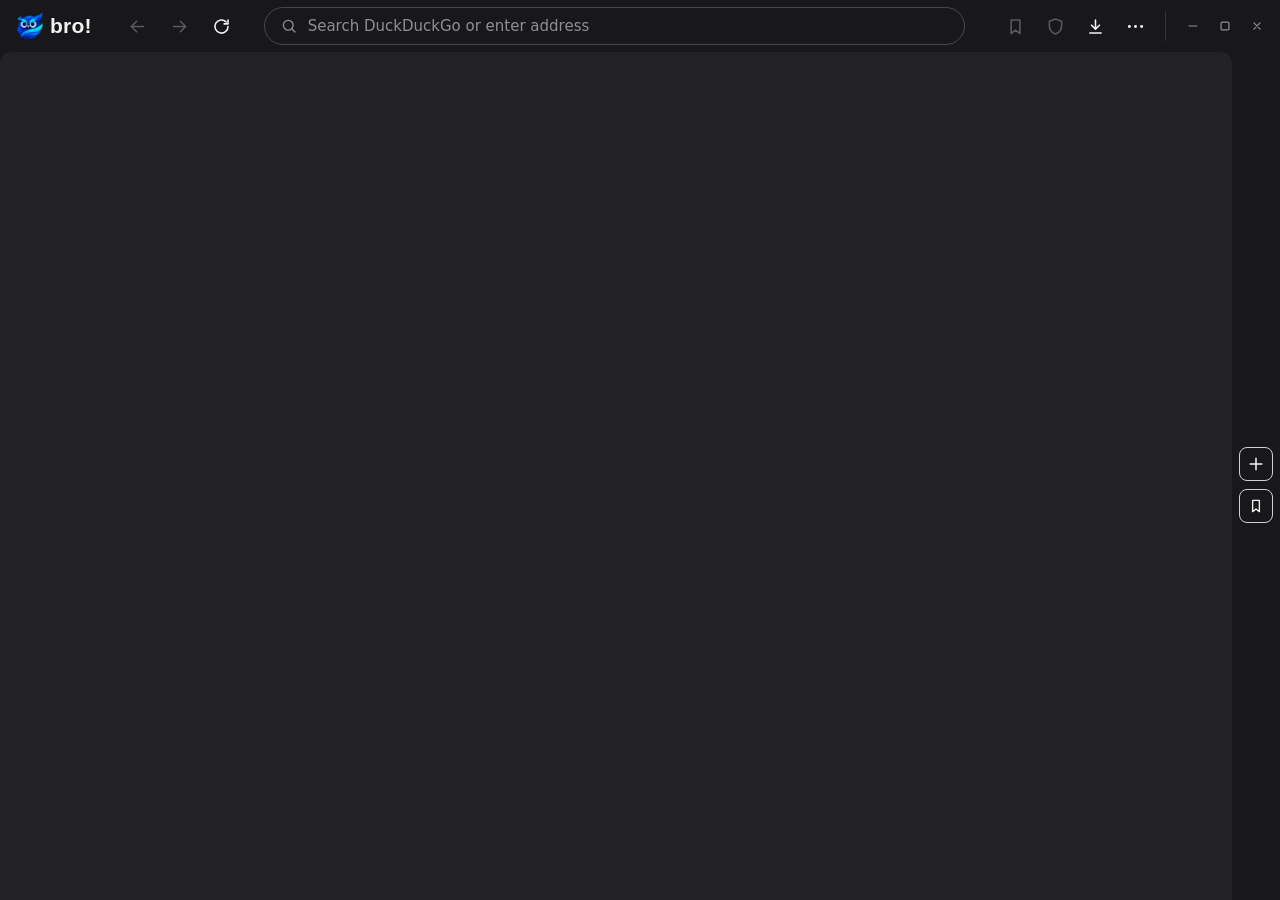
<file: ui/index.html>
<!doctype html>
<html lang="en">
<head>
  <meta charset="utf-8">
  <title>bro!</title>
  <link rel="stylesheet" href="style.css">
</head>
<body>
  <!-- The page (a Chromium view per tab) is placed exactly over this box -->
  <div id="viewport"></div>

  <!-- Bookmarks drawer (opens between the page and the tab rail) -->
  <aside id="drawer" aria-label="Bookmarks">
    <div class="drawer-head">
      <b>Bookmarks</b>
      <button class="icon-btn small" id="bm-new-folder" title="New folder">
        <svg viewBox="0 0 24 24"><path d="M3.5 7.5a2 2 0 0 1 2-2h4l2 2h7a2 2 0 0 1 2 2v7.5a2 2 0 0 1-2 2h-13a2 2 0 0 1-2-2z"/><path d="M12 11v5M9.5 13.5h5"/></svg>
      </button>
      <button class="icon-btn small" id="bm-close" title="Close">
        <svg viewBox="0 0 24 24"><path d="M7 7l10 10M17 7L7 17"/></svg>
      </button>
    </div>
    <input id="bm-search" class="drawer-search" type="search" placeholder="Search bookmarks" spellcheck="false" autocomplete="off">
    <button id="bm-add" class="drawer-add"></button>
    <div id="bm-list" class="drawer-list"></div>
    <p class="drawer-hint">Drag bookmarks onto a folder to file them. Middle-click opens in a new tab.</p>
  </aside>

  <!-- Vertical tabs on the right -->
  <aside id="rail">
    <div class="rail-main">
      <div id="tabs" role="tablist" aria-orientation="vertical"></div>
      <button id="new-tab" class="new-tab" title="New tab (Ctrl+T)">
        <svg viewBox="0 0 24 24"><path d="M12 5v14M5 12h14"/></svg>
      </button>
      <button id="bm-toggle" class="new-tab" title="Bookmarks">
        <svg viewBox="0 0 24 24"><path d="M7.5 4.5h9v15l-4.5-3.4-4.5 3.4z"/></svg>
      </button>
    </div>
    <div id="sound" hidden>
      <div class="sound-head" title="Tabs playing sound">
        <svg viewBox="0 0 24 24"><path d="M4.5 9.5h3l4.5-4v13l-4.5-4h-3z"/><path d="M15.5 9a4 4 0 0 1 0 6M18 6.5a7.5 7.5 0 0 1 0 11"/></svg>
      </div>
      <div id="sound-tabs"></div>
    </div>
    <div id="drop-line" hidden></div>
  </aside>

  <!-- Dropdowns. The page cuts a hole where one is open, so they appear on top of it. -->
  <div id="adblock-pop" class="popover" hidden>
    <div class="pop-head">
      <svg viewBox="0 0 24 24"><path d="M12 3.5l7 2.6v5.4c0 4.3-2.9 7.6-7 9-4.1-1.4-7-4.7-7-9V6.1z"/></svg>
      <div class="pop-title"><b>Ad blocker</b><small id="ab-site"></small></div>
      <label class="switch" title="Block ads on this site"><input type="checkbox" id="ab-toggle"><span></span></label>
    </div>
    <div class="pop-big" id="ab-count"></div>
    <div class="pop-list" id="ab-hosts"></div>
    <div class="pop-foot">
      <small id="ab-status"></small>
      <button class="link-btn" id="ab-settings">Settings</button>
    </div>
  </div>

  <div id="zoom-pop" class="popover" hidden>
    <div class="zoom-row">
      <button class="icon-btn small" id="zoom-out" title="Zoom out (Ctrl+minus)"><svg viewBox="0 0 24 24"><path d="M6 12h12"/></svg></button>
      <span class="value" id="zoom-pop-value">100%</span>
      <button class="icon-btn small" id="zoom-in" title="Zoom in (Ctrl+plus)"><svg viewBox="0 0 24 24"><path d="M12 6v12M6 12h12"/></svg></button>
      <button class="reset" id="zoom-reset" title="Reset (Ctrl+0)">Reset</button>
    </div>
  </div>

  <div id="volume-pop" class="popover" hidden>
    <button class="pop-tab" id="vol-tab" title="Show this tab"><span class="ico" id="vol-ico"></span><span id="vol-title"></span></button>
    <div class="vol-row">
      <button class="icon-btn small" id="vol-mute" title="Mute"></button>
      <input type="range" id="vol-range" min="0" max="100" step="1">
      <span class="vol-value" id="vol-value"></span>
    </div>
  </div>

  <!-- Top toolbar -->
  <header id="bar">
    <div class="brand"><img class="logo" src="logo.png" alt="">bro!<span class="private-tag" title="Private window">private</span></div>

    <nav class="nav">
      <button id="back" class="icon-btn" title="Back (Alt+Left)">
        <svg viewBox="0 0 24 24"><path d="M19 12H5M11 6l-6 6 6 6"/></svg>
      </button>
      <button id="forward" class="icon-btn" title="Forward (Alt+Right)">
        <svg viewBox="0 0 24 24"><path d="M5 12h14M13 6l6 6-6 6"/></svg>
      </button>
      <button id="reload" class="icon-btn" title="Reload (F5)">
        <svg class="i-reload" viewBox="0 0 24 24"><path d="M19.5 12a7.5 7.5 0 1 1-2.2-5.3"/><path d="M19.5 4.5v4.5H15"/></svg>
        <svg class="i-stop" viewBox="0 0 24 24"><path d="M6.5 6.5l11 11M17.5 6.5l-11 11"/></svg>
      </button>
    </nav>

    <label class="addr" id="addr">
      <span class="addr-icon" id="addr-icon"></span>
      <span class="addr-field">
        <input id="addr-input" spellcheck="false" autocomplete="off" placeholder="Search or enter address">
        <span id="addr-display" aria-hidden="true"></span>
      </span>
      <button id="zoom" class="zoom-btn" type="button" title="Zoom" hidden>
        <svg viewBox="0 0 24 24"><circle cx="10.5" cy="10.5" r="6"/><path d="M15 15l5 5M8 10.5h5"/><path class="plus" d="M10.5 8v5"/></svg>
        <span id="zoom-value">100%</span>
      </button>
    </label>

    <div class="tools">
      <button id="bookmark" class="icon-btn" title="Bookmark this page (Ctrl+D)">
        <svg viewBox="0 0 24 24"><path d="M7 4.5h10v15.5l-5-3.8-5 3.8z"/></svg>
      </button>
      <button id="shield" class="icon-btn" title="Ad blocker">
        <svg viewBox="0 0 24 24"><path d="M12 3.5l7 2.6v5.4c0 4.3-2.9 7.6-7 9-4.1-1.4-7-4.7-7-9V6.1z"/><path class="slash" d="M5 5l14 14"/></svg>
        <span class="count" id="blocked"></span>
      </button>
      <button id="downloads" class="icon-btn" title="Downloads (Ctrl+J)">
        <svg viewBox="0 0 24 24"><path d="M12 4.5v10M7.5 10.5l4.5 4.5 4.5-4.5M5.5 19.5h13"/></svg>
        <svg class="ring" viewBox="0 0 44 44"><circle cx="22" cy="22" r="19.5" pathLength="100"/></svg>
      </button>
      <button id="more" class="icon-btn" title="Menu">
        <svg viewBox="0 0 24 24" class="filled"><circle cx="5" cy="12" r="1.7"/><circle cx="12" cy="12" r="1.7"/><circle cx="19" cy="12" r="1.7"/></svg>
      </button>
    </div>

    <!-- Window buttons -->
    <div class="window-btns">
      <button data-cmd="minimize" title="Minimize">
        <svg viewBox="0 0 16 16"><path d="M3.5 8h9"/></svg>
      </button>
      <button data-cmd="toggleMax" id="max-btn" title="Maximize">
        <svg class="i-max" viewBox="0 0 16 16"><rect x="3.5" y="3.5" width="9" height="9" rx="1.5"/></svg>
        <svg class="i-restore" viewBox="0 0 16 16"><rect x="3.5" y="5.5" width="7" height="7" rx="1.5"/><path d="M5.5 5.5v-.5a1.5 1.5 0 0 1 1.5-1.5h4a1.5 1.5 0 0 1 1.5 1.5v4a1.5 1.5 0 0 1-1.5 1.5h-.5"/></svg>
      </button>
      <button data-cmd="close" class="close" title="Close">
        <svg viewBox="0 0 16 16"><path d="M4.5 4.5l7 7M11.5 4.5l-7 7"/></svg>
      </button>
    </div>
  </header>

  <script src="app.js"></script>
</body>
</html>
</file>
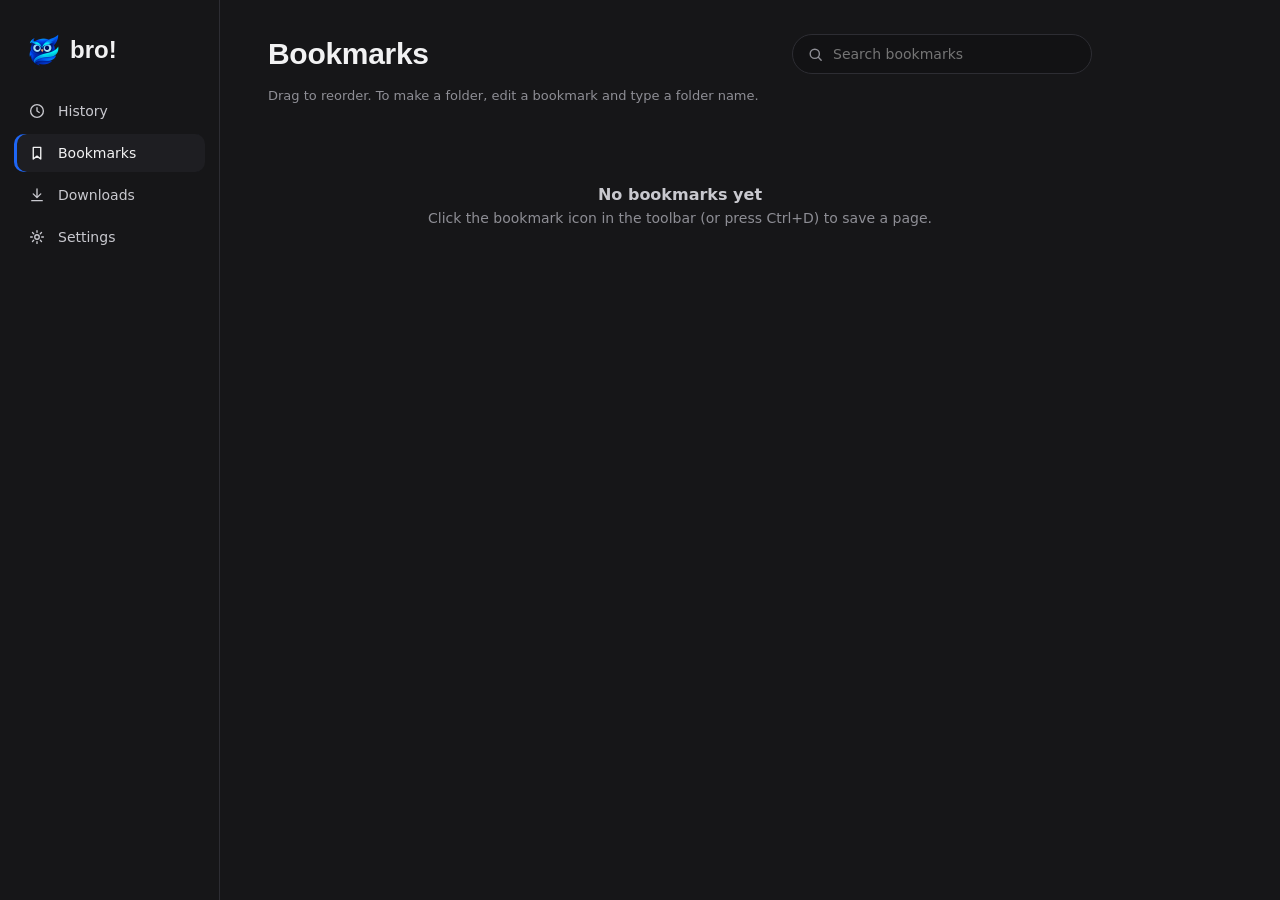
<file: pages/bookmarks.html>
<!doctype html>
<html lang="en">
<head>
  <meta charset="utf-8">
  <title>Bookmarks</title>
  <link rel="stylesheet" href="common.css">
  <style>
    .row[draggable="true"] { cursor: default; }
    .row .grip { color: var(--muted); opacity: 0; cursor: grab; display: grid; margin-left: -6px; }
    .row:hover .grip { opacity: .7; }
    .row.dragging { opacity: .4; }
    .row.drop-before { box-shadow: inset 0 2px 0 var(--accent); }
    .list.drop-end { box-shadow: inset 0 -2px 0 var(--accent); }
    h2 .count { margin-left: 8px; font-weight: 400; letter-spacing: 0; text-transform: none; }

    .edit { display: grid; grid-template-columns: 1.2fr 1.6fr 1fr auto; gap: 10px; align-items: end; width: 100%; padding: 10px 0; }
    .edit .buttons { display: flex; gap: 8px; }
    .hint { color: var(--muted); font-size: 13px; margin: -12px 0 22px; }
  </style>
</head>
<body>
  <nav class="side">
    <div class="brand"><img src="logo.png" alt="">bro!</div>
    <a href="history.html"><svg viewBox="0 0 24 24"><circle cx="12" cy="12" r="8.5"/><path d="M12 7.5V12l3 2"/></svg>History</a>
    <a href="bookmarks.html"><svg viewBox="0 0 24 24"><path d="M7 4.5h10v15.5l-5-3.8-5 3.8z"/></svg>Bookmarks</a>
    <a href="downloads.html"><svg viewBox="0 0 24 24"><path d="M12 4v11M7 10.5l5 5 5-5M5 19.5h14"/></svg>Downloads</a>
    <a href="settings.html"><svg viewBox="0 0 24 24"><circle cx="12" cy="12" r="3"/><path d="M12 3.5v2.2M12 18.3v2.2M3.5 12h2.2M18.3 12h2.2M6 6l1.6 1.6M16.4 16.4L18 18M6 18l1.6-1.6M16.4 7.6L18 6"/></svg>Settings</a>
  </nav>

  <main>
    <div class="head">
      <h1>Bookmarks</h1>
      <input class="search" id="q" type="search" placeholder="Search bookmarks" autocomplete="off" spellcheck="false">
    </div>
    <p class="hint">Drag to reorder. To make a folder, edit a bookmark and type a folder name.</p>
    <div id="out"></div>
    <datalist id="folders"></datalist>
  </main>

  <script src="common.js"></script>
  <script>
    const out = document.getElementById('out');
    const q = document.getElementById('q');
    const foldersList = document.getElementById('folders');
    let items = [];
    let editing = null;  // id of the bookmark being edited
    let dragId = null;

    const folderName = (f) => f || 'Bookmarks';

    function groups(list) {
      const map = new Map([['', []]]);
      for (const b of list) {
        if (!map.has(b.folder)) map.set(b.folder, []);
        map.get(b.folder).push(b);
      }
      if (map.get('').length === 0) map.delete('');
      return map;
    }

    /** The bookmark that comes right after a folder's last one (where "drop at the end" inserts). */
    function idAfterFolder(folder) {
      let last = -1;
      items.forEach((b, i) => { if (b.folder === folder) last = i; });
      const next = items[last + 1];
      return next && next.id !== dragId ? next.id : '';
    }

    function render() {
      const words = q.value.trim().toLowerCase().split(/\s+/).filter(Boolean);
      const shown = items.filter((b) => words.every((w) => (b.title + ' ' + b.url + ' ' + b.folder).toLowerCase().includes(w)));
      foldersList.replaceChildren(...[...new Set(items.map((b) => b.folder).filter(Boolean))].map((f) => el('option', { value: f })));

      out.replaceChildren();
      if (shown.length === 0) {
        out.append(el('div', { class: 'empty' },
          el('b', {}, words.length ? 'No matches' : 'No bookmarks yet'),
          words.length ? 'Try a different word.' : 'Click the bookmark icon in the toolbar (or press Ctrl+D) to save a page.'));
        return;
      }
      const searching = words.length > 0;
      for (const [folder, list] of groups(shown)) {
        const listEl = el('div', { class: 'list' });
        out.append(el('h2', {}, folderName(folder), el('span', { class: 'count' }, String(list.length))), listEl);
        if (!searching) {
          listEl.addEventListener('dragover', (e) => {
            if (!dragId || e.target !== listEl) return;
            e.preventDefault();
            listEl.classList.add('drop-end');
          });
          listEl.addEventListener('dragleave', () => listEl.classList.remove('drop-end'));
          listEl.addEventListener('drop', (e) => {
            if (!dragId || e.target !== listEl) return;
            e.preventDefault();
            bro.send('moveBookmark', { id: dragId, beforeId: idAfterFolder(folder), folder });
          });
        }
        for (const b of list) listEl.append(b.id === editing ? editRow(b) : row(b, searching));
      }
    }

    function row(b, searching) {
      const r = el('div', { class: 'row', draggable: searching ? null : 'true' },
        searching ? null : el('span', { class: 'grip', title: 'Drag to move' }),
        siteIcon(b.url, b.favicon),
        el('div', { class: 'main' },
          el('a', { class: 'title', href: b.url, title: b.url }, b.title || hostOf(b.url)),
          el('span', { class: 'sub' }, hostOf(b.url))),
        el('div', { class: 'actions' },
          iconButton('edit', 'Edit', () => { editing = b.id; render(); }),
          iconButton('trash', 'Delete', () => bro.send('removeBookmark', { id: b.id }), 'danger')));
      const grip = r.querySelector('.grip');
      if (grip) grip.innerHTML = ICON.grip;
      if (!searching) {
        r.addEventListener('dragstart', (e) => { dragId = b.id; r.classList.add('dragging'); e.dataTransfer.effectAllowed = 'move'; });
        r.addEventListener('dragend', () => { dragId = null; r.classList.remove('dragging'); document.querySelectorAll('.drop-before,.drop-end').forEach((n) => n.classList.remove('drop-before', 'drop-end')); });
        r.addEventListener('dragover', (e) => { if (dragId && dragId !== b.id) { e.preventDefault(); r.classList.add('drop-before'); } });
        r.addEventListener('dragleave', () => r.classList.remove('drop-before'));
        r.addEventListener('drop', (e) => {
          e.preventDefault();
          if (dragId && dragId !== b.id) bro.send('moveBookmark', { id: dragId, beforeId: b.id, folder: b.folder });
        });
      }
      return r;
    }

    function editRow(b) {
      const title = el('input', { class: 'input', value: b.title, spellcheck: 'false' });
      const url = el('input', { class: 'input', value: b.url, spellcheck: 'false' });
      const folder = el('input', { class: 'input', value: b.folder, list: 'folders', placeholder: 'No folder', spellcheck: 'false' });
      const save = () => {
        bro.send('updateBookmark', { id: b.id, title: title.value, url: url.value, folder: folder.value });
        editing = null;
      };
      const cancel = () => { editing = null; render(); };
      const form = el('div', { class: 'edit' },
        el('div', { class: 'field' }, el('label', {}, 'Name'), title),
        el('div', { class: 'field' }, el('label', {}, 'Address'), url),
        el('div', { class: 'field' }, el('label', {}, 'Folder'), folder),
        el('div', { class: 'buttons' },
          el('button', { class: 'btn', onclick: cancel }, 'Cancel'),
          el('button', { class: 'btn primary', onclick: save }, 'Save')));
      form.addEventListener('keydown', (e) => { if (e.key === 'Enter') save(); else if (e.key === 'Escape') cancel(); });
      setTimeout(() => title.focus(), 0);
      return el('div', { class: 'row' }, form);
    }

    bro.on('bookmarks', (m) => { items = m.items; if (editing && !items.some((b) => b.id === editing)) editing = null; render(); });
    q.addEventListener('input', render);
    bro.get('settings', 'bookmarks');
    render();
  </script>
</body>
</html>
</file>
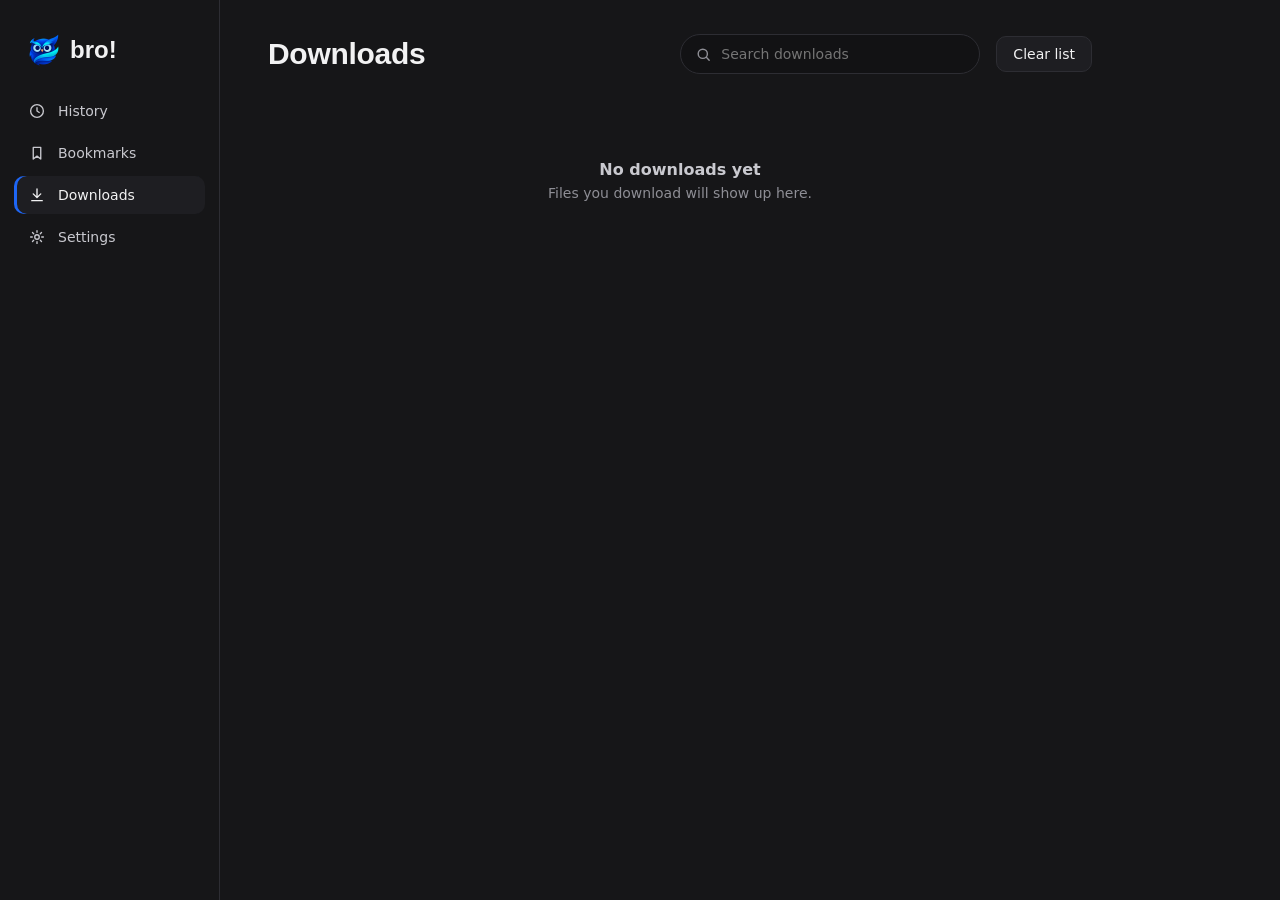
<file: pages/downloads.html>
<!doctype html>
<html lang="en">
<head>
  <meta charset="utf-8">
  <title>Downloads</title>
  <link rel="stylesheet" href="common.css">
  <style>
    .dl { display: flex; align-items: center; gap: 16px; padding: 16px 14px 16px 18px; border-top: 1px solid var(--line); }
    .dl:first-child { border-top: 0; }
    .file-icon {
      display: grid; place-items: center; flex: none;
      width: 42px; height: 42px; border-radius: 10px;
      background: #2a2a30; color: var(--text-2);
      font-size: 10.5px; font-weight: 700; letter-spacing: .04em;
    }
    .dl .info { flex: 1; min-width: 0; display: grid; gap: 4px; }
    .dl .name { font-size: 15px; overflow: hidden; text-overflow: ellipsis; white-space: nowrap; }
    .dl .name.gone { text-decoration: line-through; color: var(--muted); }
    .dl a.name:hover { text-decoration: underline; cursor: pointer; }
    .dl .meta { color: var(--muted); font-size: 13px; overflow: hidden; text-overflow: ellipsis; white-space: nowrap; }
    .dl .meta.failed { color: var(--danger); }
    .bar { height: 4px; border-radius: 4px; background: #2e2e34; overflow: hidden; margin-top: 4px; }
    .bar span { display: block; height: 100%; background: var(--accent); border-radius: 4px; transition: width .25s ease; }
    .bar.indeterminate span { width: 30% !important; animation: slide 1.2s ease-in-out infinite; }
    @keyframes slide { from { transform: translateX(-100%); } to { transform: translateX(340%); } }
    .dl .buttons { display: flex; gap: 6px; flex: none; }
    .dl .btn { height: 32px; padding: 0 12px; font-size: 13px; }
  </style>
</head>
<body>
  <nav class="side">
    <div class="brand"><img src="logo.png" alt="">bro!</div>
    <a href="history.html"><svg viewBox="0 0 24 24"><circle cx="12" cy="12" r="8.5"/><path d="M12 7.5V12l3 2"/></svg>History</a>
    <a href="bookmarks.html"><svg viewBox="0 0 24 24"><path d="M7 4.5h10v15.5l-5-3.8-5 3.8z"/></svg>Bookmarks</a>
    <a href="downloads.html"><svg viewBox="0 0 24 24"><path d="M12 4v11M7 10.5l5 5 5-5M5 19.5h14"/></svg>Downloads</a>
    <a href="settings.html"><svg viewBox="0 0 24 24"><circle cx="12" cy="12" r="3"/><path d="M12 3.5v2.2M12 18.3v2.2M3.5 12h2.2M18.3 12h2.2M6 6l1.6 1.6M16.4 16.4L18 18M6 18l1.6-1.6M16.4 7.6L18 6"/></svg>Settings</a>
  </nav>

  <main>
    <div class="head">
      <h1>Downloads</h1>
      <input class="search" id="q" type="search" placeholder="Search downloads" autocomplete="off" spellcheck="false">
      <button class="btn" id="clear">Clear list</button>
    </div>
    <div id="out"></div>
  </main>

  <script src="common.js"></script>
  <script>
    const out = document.getElementById('out');
    const q = document.getElementById('q');
    let items = [];
    const act = (id, action) => bro.send('download', { id, action });

    function ext(name) {
      const m = /\.([a-z0-9]{1,5})$/i.exec(name || '');
      return m ? m[1].toUpperCase() : 'FILE';
    }

    function meta(d) {
      const host = hostOf(d.url);
      switch (d.state) {
        case 'inProgress':
          return d.total > 0
            ? `${formatBytes(d.received)} of ${formatBytes(d.total)} · ${Math.floor(d.received / d.total * 100)}% · ${host}`
            : `${formatBytes(d.received)} · ${host}`;
        case 'paused': return `Paused · ${formatBytes(d.received)}${d.total > 0 ? ' of ' + formatBytes(d.total) : ''} · ${host}`;
        case 'completed': return `${d.exists ? formatBytes(d.total > 0 ? d.total : d.received) : 'Deleted'} · ${host}`;
        case 'cancelled': return `Cancelled · ${host}`;
        default: return `Failed · ${host}`;
      }
    }

    function render() {
      const words = q.value.trim().toLowerCase().split(/\s+/).filter(Boolean);
      const shown = items.filter((d) => words.every((w) => (d.name + ' ' + d.url).toLowerCase().includes(w)));
      out.replaceChildren();
      if (shown.length === 0) {
        out.append(el('div', { class: 'empty' },
          el('b', {}, words.length ? 'No matches' : 'No downloads yet'),
          words.length ? 'Try a different word.' : 'Files you download will show up here.'));
        return;
      }
      let list = null, lastDay = '';
      for (const d of shown) {
        const day = dayLabel(d.started);
        if (day !== lastDay) { lastDay = day; list = el('div', { class: 'list' }); out.append(el('h2', {}, day), list); }

        const running = d.state === 'inProgress' || d.state === 'paused';
        const name = d.exists
          ? el('a', { class: 'name', title: d.path, onclick: () => act(d.id, 'open') }, d.name)
          : el('span', { class: `name ${d.state === 'completed' ? 'gone' : ''}`, title: d.path }, d.name || d.url);
        const info = el('div', { class: 'info' }, name,
          el('span', { class: `meta ${d.state === 'failed' ? 'failed' : ''}` }, meta(d)));
        if (running) {
          const bar = el('div', { class: `bar ${d.total > 0 ? '' : 'indeterminate'}` }, el('span'));
          bar.firstChild.style.width = d.total > 0 ? `${(d.received / d.total) * 100}%` : '30%';
          info.append(bar);
        }

        const buttons = el('div', { class: 'buttons' });
        if (d.state === 'inProgress') buttons.append(el('button', { class: 'btn', onclick: () => act(d.id, 'pause') }, 'Pause'));
        if ((d.state === 'paused' || d.state === 'failed') && d.canResume)
          buttons.append(el('button', { class: 'btn primary', onclick: () => act(d.id, 'resume') }, 'Resume'));
        if (running) buttons.append(el('button', { class: 'btn danger', onclick: () => act(d.id, 'cancel') }, 'Cancel'));
        if (d.exists) buttons.append(el('button', { class: 'btn', onclick: () => act(d.id, 'show') }, 'Show in folder'));
        if (!running) buttons.append(iconButton('x', 'Remove from list', () => act(d.id, 'remove')));

        list.append(el('div', { class: 'dl' }, el('div', { class: 'file-icon' }, ext(d.name)), info, buttons));
      }
    }

    bro.on('downloads', (m) => { items = m.items; render(); });
    q.addEventListener('input', render);
    document.getElementById('clear').addEventListener('click', () => bro.send('clearDownloads'));
    bro.get('settings', 'downloads');
    render();
  </script>
</body>
</html>
</file>
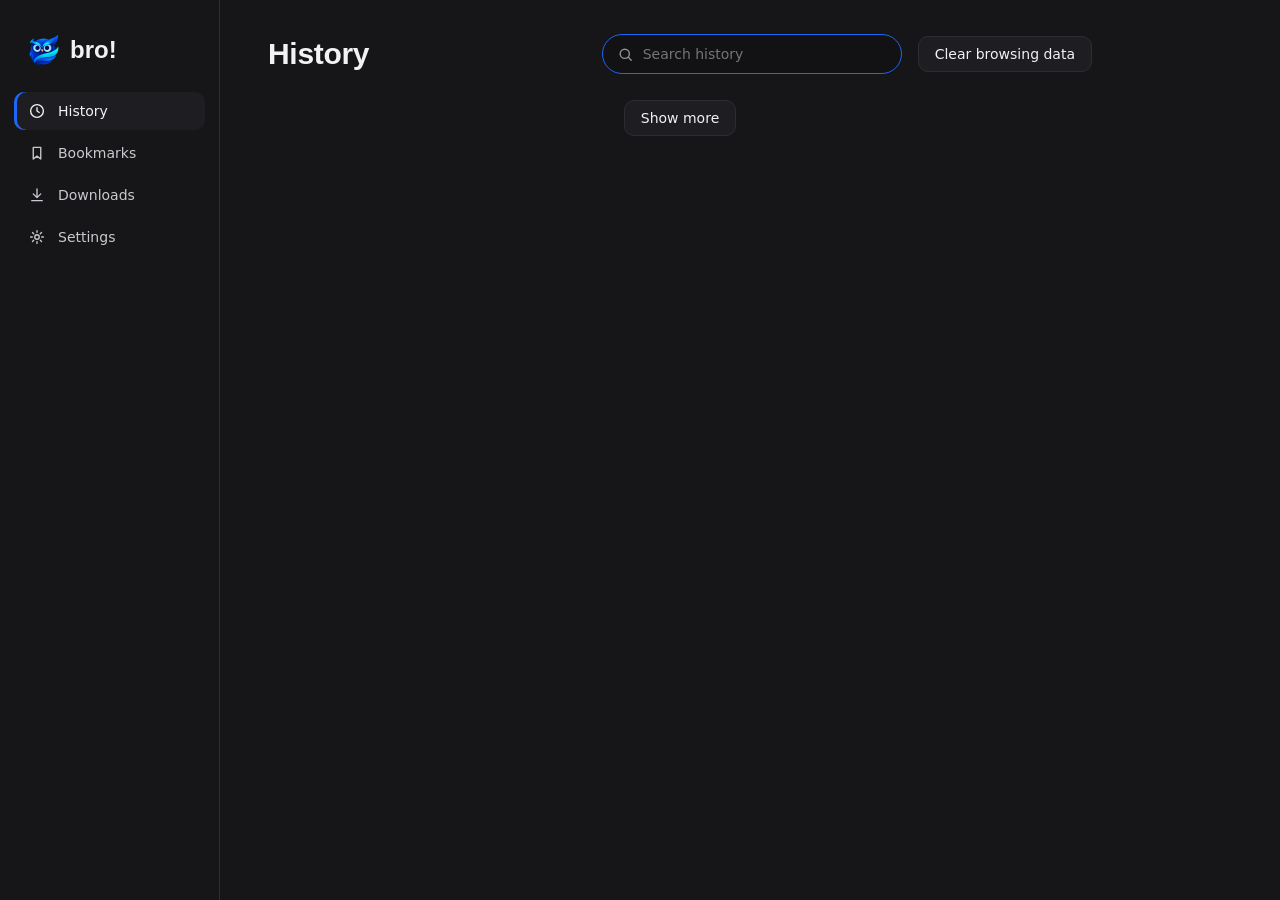
<file: pages/history.html>
<!doctype html>
<html lang="en">
<head>
  <meta charset="utf-8">
  <title>History</title>
  <link rel="stylesheet" href="common.css">
</head>
<body>
  <nav class="side">
    <div class="brand"><img src="logo.png" alt="">bro!</div>
    <a href="history.html"><svg viewBox="0 0 24 24"><circle cx="12" cy="12" r="8.5"/><path d="M12 7.5V12l3 2"/></svg>History</a>
    <a href="bookmarks.html"><svg viewBox="0 0 24 24"><path d="M7 4.5h10v15.5l-5-3.8-5 3.8z"/></svg>Bookmarks</a>
    <a href="downloads.html"><svg viewBox="0 0 24 24"><path d="M12 4v11M7 10.5l5 5 5-5M5 19.5h14"/></svg>Downloads</a>
    <a href="settings.html"><svg viewBox="0 0 24 24"><circle cx="12" cy="12" r="3"/><path d="M12 3.5v2.2M12 18.3v2.2M3.5 12h2.2M18.3 12h2.2M6 6l1.6 1.6M16.4 16.4L18 18M6 18l1.6-1.6M16.4 7.6L18 6"/></svg>Settings</a>
  </nav>

  <main>
    <div class="head">
      <h1>History</h1>
      <input class="search" id="q" type="search" placeholder="Search history" autocomplete="off" spellcheck="false">
      <a class="btn" href="settings.html#privacy" style="display:grid;place-items:center">Clear browsing data</a>
    </div>
    <div id="out"></div>
    <button class="btn more" id="more" hidden>Show more</button>
  </main>

  <script src="common.js"></script>
  <script>
    const out = document.getElementById('out');
    const q = document.getElementById('q');
    const moreBtn = document.getElementById('more');
    let limit = 300;
    let timer = 0;

    function request() { bro.send('history', { query: q.value.trim(), limit }); }

    function render(items) {
      out.replaceChildren();
      if (items.length === 0) {
        out.append(el('div', { class: 'empty' },
          el('b', {}, q.value.trim() ? 'No matches' : 'No history yet'),
          q.value.trim() ? 'Try a different word.' : 'Pages you visit will show up here.'));
        moreBtn.hidden = true;
        return;
      }
      let list = null, lastDay = '';
      for (const v of items) {
        const day = dayLabel(v.time);
        if (day !== lastDay) {
          lastDay = day;
          list = el('div', { class: 'list' });
          out.append(el('h2', {}, day), list);
        }
        list.append(el('div', { class: 'row' },
          el('span', { class: 'time' }, timeLabel(v.time)),
          siteIcon(v.url, v.favicon),
          el('div', { class: 'main' },
            el('a', { class: 'title', href: v.url, title: v.url }, v.title || hostOf(v.url)),
            el('span', { class: 'sub' }, hostOf(v.url))),
          el('div', { class: 'actions' },
            iconButton('x', 'Remove from history', () => bro.send('removeVisit', { id: v.id }), 'danger'))));
      }
      moreBtn.hidden = items.length < limit;
    }

    bro.on('history', (m) => { if (m.query === q.value.trim()) render(m.items); });
    bro.on('historyChanged', () => { clearTimeout(timer); timer = setTimeout(request, 300); });
    q.addEventListener('input', () => { clearTimeout(timer); limit = 300; timer = setTimeout(request, 150); });
    moreBtn.addEventListener('click', () => { limit += 500; request(); });

    bro.get('settings');
    request();
    q.focus();
  </script>
</body>
</html>
</file>
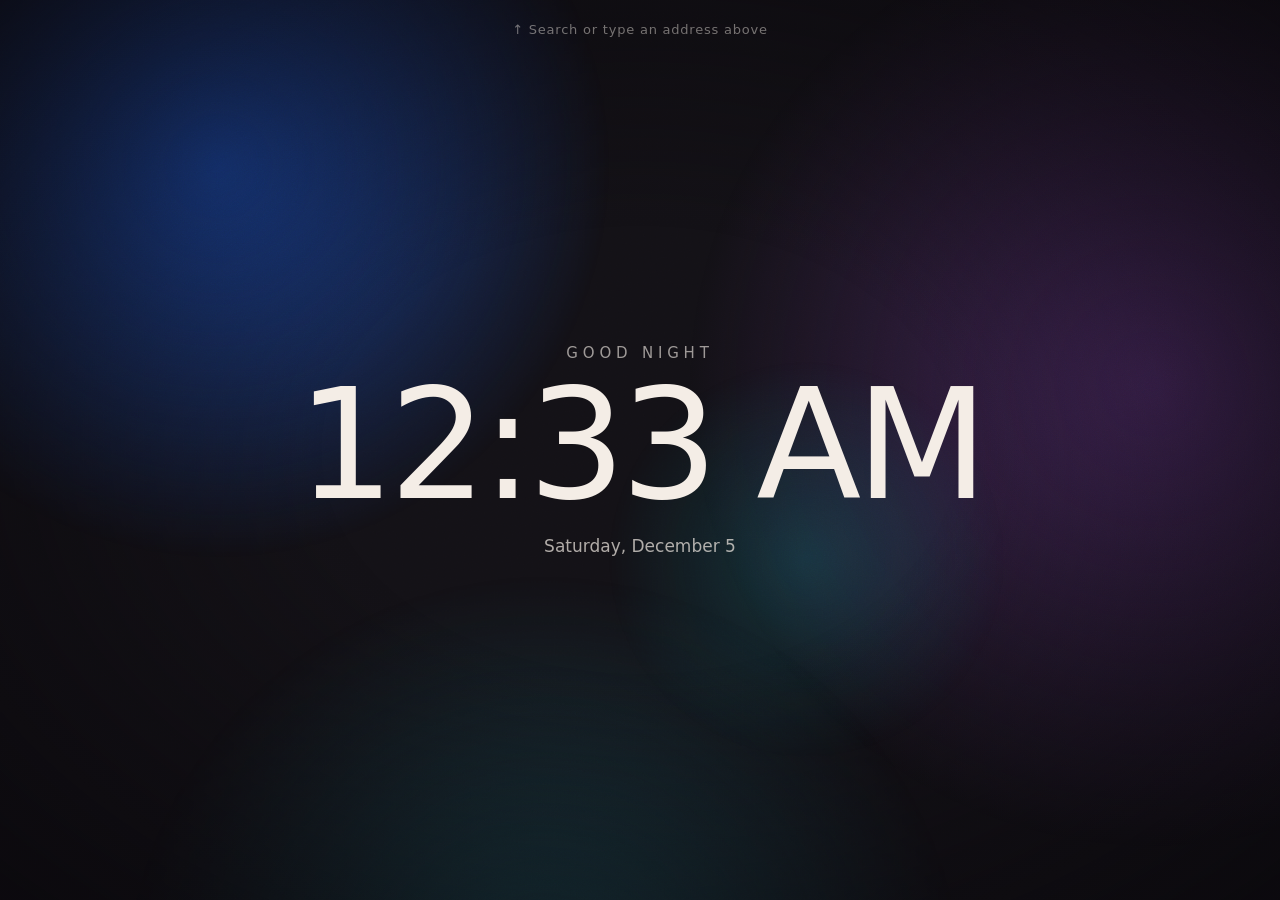
<file: pages/newtab.html>
<!doctype html>
<html lang="en">
<head>
  <meta charset="utf-8">
  <title>New tab</title>
  <style>
    :root {
      color-scheme: dark;
      --base: #131116;
      --ember: #1e66f5;   /* Bro accent */
      --plum: #5b2f7a;
      --tide: #1d5f6b;
      --sand: #f0b27a;
      --accent: #1e66f5;
    }
    body.private { --base: #110e17; }
    body.private .b1 { background: radial-gradient(circle, rgba(155, 108, 240, .45), transparent 62%); }
    body.private .b3 { background: radial-gradient(circle, rgba(60, 45, 120, .6), transparent 62%); }
    body.private .b4 { background: radial-gradient(circle, rgba(200, 160, 255, .18), transparent 65%); }
    body.no-clock .greeting, body.no-clock .time, body.no-clock .date { display: none; }
    body.no-clock .marks { margin-top: 0; }

    html, body { height: 100%; margin: 0; }
    body {
      overflow: hidden;
      background: var(--base);
      color: #f4ede6;
      font-family: "Segoe UI Variable Display", "Segoe UI", system-ui, sans-serif;
      user-select: none;
      display: grid;
      place-items: center;
    }

    /* Soft colour fields that slowly drift. Only transforms animate, so it stays light on the GPU. */
    .field { position: fixed; inset: 0; overflow: hidden; }
    .blob {
      position: absolute;
      border-radius: 50%;
      will-change: transform;
      animation: var(--anim) ease-in-out infinite alternate;
    }
    .b1 {
      width: 70vmax; height: 70vmax; left: -18vmax; top: -22vmax;
      background: radial-gradient(circle, color-mix(in srgb, var(--accent) 55%, transparent), transparent 62%);
      --anim: drift-a 24s;
    }
    .b2 {
      width: 80vmax; height: 80vmax; right: -30vmax; top: -10vmax;
      background: radial-gradient(circle, rgba(91, 47, 122, .6), transparent 64%);
      --anim: drift-b 30s;
    }
    .b3 {
      width: 75vmax; height: 75vmax; left: 5vmax; bottom: -45vmax;
      background: radial-gradient(circle, rgba(29, 95, 107, .55), transparent 62%);
      --anim: drift-c 27s;
    }
    .b4 {
      width: 34vmax; height: 34vmax; left: 46%; top: 38%;
      background: radial-gradient(circle, rgba(24, 224, 240, .16), transparent 65%);
      --anim: drift-d 19s;
    }

    @keyframes drift-a { to { transform: translate(22vmax, 14vmax) scale(1.15); } }
    @keyframes drift-b { to { transform: translate(-18vmax, 20vmax) scale(.9); } }
    @keyframes drift-c { to { transform: translate(24vmax, -16vmax) scale(1.1); } }
    @keyframes drift-d { to { transform: translate(-28vmax, -12vmax) scale(1.3); } }

    /* Fine film grain + darker edges */
    .grain {
      position: fixed; inset: 0; opacity: .14; mix-blend-mode: overlay; pointer-events: none;
      background-image: url("data:image/svg+xml;utf8,<svg xmlns='http://www.w3.org/2000/svg' width='180' height='180'><filter id='n'><feTurbulence type='fractalNoise' baseFrequency='.85' numOctaves='2' stitchTiles='stitch'/></filter><rect width='100%' height='100%' filter='url(%23n)'/></svg>");
    }
    .vignette {
      position: fixed; inset: 0; pointer-events: none;
      background: radial-gradient(ellipse at center, transparent 35%, rgba(8, 6, 10, .7));
    }

    main { position: relative; text-align: center; }
    .greeting {
      font-size: 15px;
      letter-spacing: .32em;
      text-transform: uppercase;
      color: rgba(244, 237, 230, .62);
    }
    .time {
      margin-top: 6px;
      font-size: clamp(80px, 12vw, 168px);
      font-weight: 200;
      letter-spacing: -.035em;
      line-height: 1;
      font-variant-numeric: tabular-nums;
    }
    .date {
      margin-top: 14px;
      font-size: 17px;
      color: rgba(244, 237, 230, .7);
    }

    .hint {
      position: fixed; left: 0; right: 0; top: 22px;
      text-align: center;
      font-size: 13px;
      letter-spacing: .06em;
      color: rgba(244, 237, 230, .45);
      animation: nudge 2.8s ease-in-out infinite;
    }
    @keyframes nudge { 50% { transform: translateY(-4px); } }

    /* Bookmarks as glassy tiles under the clock */
    .marks {
      display: flex; flex-wrap: wrap; justify-content: center; gap: 14px;
      max-width: min(860px, 90vw);
      margin: 46px auto 0;
    }
    .marks:empty { display: none; }
    .mark {
      position: relative;
      display: flex; flex-direction: column; align-items: center; gap: 9px;
      width: 96px; padding: 16px 8px 12px;
      border-radius: 16px;
      color: inherit; text-decoration: none;
      background: rgba(255, 255, 255, .06);
      border: 1px solid rgba(255, 255, 255, .08);
      backdrop-filter: blur(14px);
      transition: background-color .15s ease, transform .15s ease;
    }
    .mark:hover { background: rgba(255, 255, 255, .12); transform: translateY(-2px); }
    .mark .ico {
      display: grid; place-items: center;
      width: 40px; height: 40px; border-radius: 12px;
      background: rgba(19, 17, 22, .55);
      font-size: 17px; font-weight: 600; color: var(--sand);
    }
    .mark .ico img { width: 22px; height: 22px; border-radius: 4px; }
    .mark .name {
      width: 100%; font-size: 12.5px; color: rgba(244, 237, 230, .82);
      white-space: nowrap; overflow: hidden; text-overflow: ellipsis;
    }
    .mark .del {
      position: absolute; top: 5px; right: 5px;
      display: none; place-items: center;
      width: 20px; height: 20px; padding: 0; border: 0; border-radius: 50%;
      background: rgba(19, 17, 22, .8); color: #f4ede6; font: 13px/1 sans-serif; cursor: pointer;
    }
    .mark:hover .del { display: grid; }
    .mark .del:hover { background: #c42b1c; }

    .private-note {
      display: none; max-width: 520px; margin: 26px auto 0;
      font-size: 14px; line-height: 1.55; color: rgba(244, 237, 230, .62);
    }
    body.private .private-note { display: block; }
    .private-badge {
      display: none; align-items: center; gap: 8px; margin: 0 auto 18px; width: max-content;
      padding: 6px 14px 6px 10px; border-radius: 999px;
      background: rgba(155, 108, 240, .18); color: #d9c8ff; font-size: 13px; letter-spacing: .04em;
    }
    .private-badge svg { width: 18px; height: 18px; fill: none; stroke: currentColor; stroke-width: 1.7; stroke-linecap: round; stroke-linejoin: round; }
    body.private .private-badge { display: flex; }
    .all-marks {
      display: none; margin-top: 14px; font-size: 13px; color: rgba(244, 237, 230, .55); text-decoration: none;
    }
    .all-marks:hover { color: rgba(244, 237, 230, .9); }
    .marks:not(:empty) + .mark-links { display: flex; }
    .mark-links { display: none; justify-content: center; align-items: center; gap: 10px; margin-top: 14px; }
    .mark-links .all-marks { display: inline-block; margin: 0; }
    .mark-links .dot { color: rgba(244, 237, 230, .3); font-size: 13px; }
    .hide-marks {
      padding: 0; border: 0; background: none; cursor: pointer;
      font: inherit; font-size: 13px; color: rgba(244, 237, 230, .4);
    }
    .hide-marks:hover { color: rgba(244, 237, 230, .85); text-decoration: underline; }

    main { animation: rise .9s cubic-bezier(.2, .7, .2, 1) both; }
    @keyframes rise { from { opacity: 0; transform: translateY(12px); } }

    @media (prefers-reduced-motion: reduce) {
      .blob, .hint, main { animation: none; }
      .mark { transition: none; }
    }
  </style>
</head>
<body>
  <div class="field" aria-hidden="true">
    <div class="blob b1"></div>
    <div class="blob b2"></div>
    <div class="blob b3"></div>
    <div class="blob b4"></div>
  </div>
  <div class="grain" aria-hidden="true"></div>
  <div class="vignette" aria-hidden="true"></div>

  <main>
    <div class="private-badge">
      <svg viewBox="0 0 24 24"><path d="M3.5 10.5c2.5-1 5.3-1.5 8.5-1.5s6 .5 8.5 1.5"/><path d="M6 10l1.6-4.2a1.5 1.5 0 0 1 1.9-.9L12 6l2.5-1.1a1.5 1.5 0 0 1 1.9.9L18 10"/><circle cx="8" cy="15.5" r="2.6"/><circle cx="16" cy="15.5" r="2.6"/><path d="M10.6 15.3h2.8"/></svg>
      Private window
    </div>
    <div class="greeting" id="greeting">Hello</div>
    <div class="time" id="time">--:--</div>
    <div class="date" id="date"></div>
    <p class="private-note">Pages you visit in this window aren't added to history, and cookies and site data are deleted
      when you close all private windows. Bookmarks and downloads you make are still kept.</p>
    <nav class="marks" id="marks" aria-label="Bookmarks"></nav>
    <div class="mark-links">
      <a class="all-marks" href="bookmarks.html">All bookmarks →</a>
      <span class="dot">·</span>
      <button class="hide-marks" id="hide-marks" title="Show them again in Settings › Bookmarks on new tabs">hide</button>
    </div>
  </main>

  <div class="hint">↑ Search or type an address above</div>

  <script src="common.js"></script>
  <script>
    const timeEl = document.getElementById('time');
    const dateEl = document.getElementById('date');
    const greetingEl = document.getElementById('greeting');
    const marksEl = document.getElementById('marks');
    const MAX_TILES = 12;
    let bookmarks = [];
    let showMarks = true;

    if (location.search.includes('private')) document.body.classList.add('private');

    function tick() {
      const now = new Date();
      timeEl.textContent = now.toLocaleTimeString([], { hour: '2-digit', minute: '2-digit' });
      dateEl.textContent = now.toLocaleDateString([], { weekday: 'long', day: 'numeric', month: 'long' });
      const h = now.getHours();
      greetingEl.textContent =
        h < 5 ? 'Good night' : h < 12 ? 'Good morning' : h < 18 ? 'Good afternoon' : 'Good evening';
    }
    tick();
    setInterval(tick, 1000);

    // Bookmarks come from Bro. Add one with the bookmark button or Ctrl+D.
    function renderMarks() {
      const items = showMarks ? bookmarks.slice(0, MAX_TILES) : [];
      marksEl.replaceChildren(...items.map((b) => {
        const ico = el('span', { class: 'ico' });
        if (b.favicon) ico.append(el('img', { src: b.favicon, alt: '' }));
        else ico.textContent = (hostOf(b.url) || b.title || '?').charAt(0).toUpperCase();
        const del = el('button', { class: 'del', title: 'Remove bookmark' }, '×');
        del.addEventListener('click', (e) => {
          e.preventDefault();
          bro.send('removeBookmark', { id: b.id });
        });
        return el('a', { class: 'mark', href: b.url, title: `${b.title}\n${b.url}` },
          ico, el('span', { class: 'name' }, b.title || hostOf(b.url)), del);
      }));
    }

    bro.on('bookmarks', (m) => { bookmarks = m.items || []; renderMarks(); });
    bro.on('settings', (m) => {
      document.body.classList.toggle('no-clock', !m.settings.newTabClock);
      showMarks = m.settings.newTabBookmarks;
      renderMarks();
    });
    document.getElementById('hide-marks').addEventListener('click', () =>
      bro.send('setSetting', { key: 'newTabBookmarks', value: false }));
    bro.get('settings', 'bookmarks');
  </script>
</body>
</html>
</file>
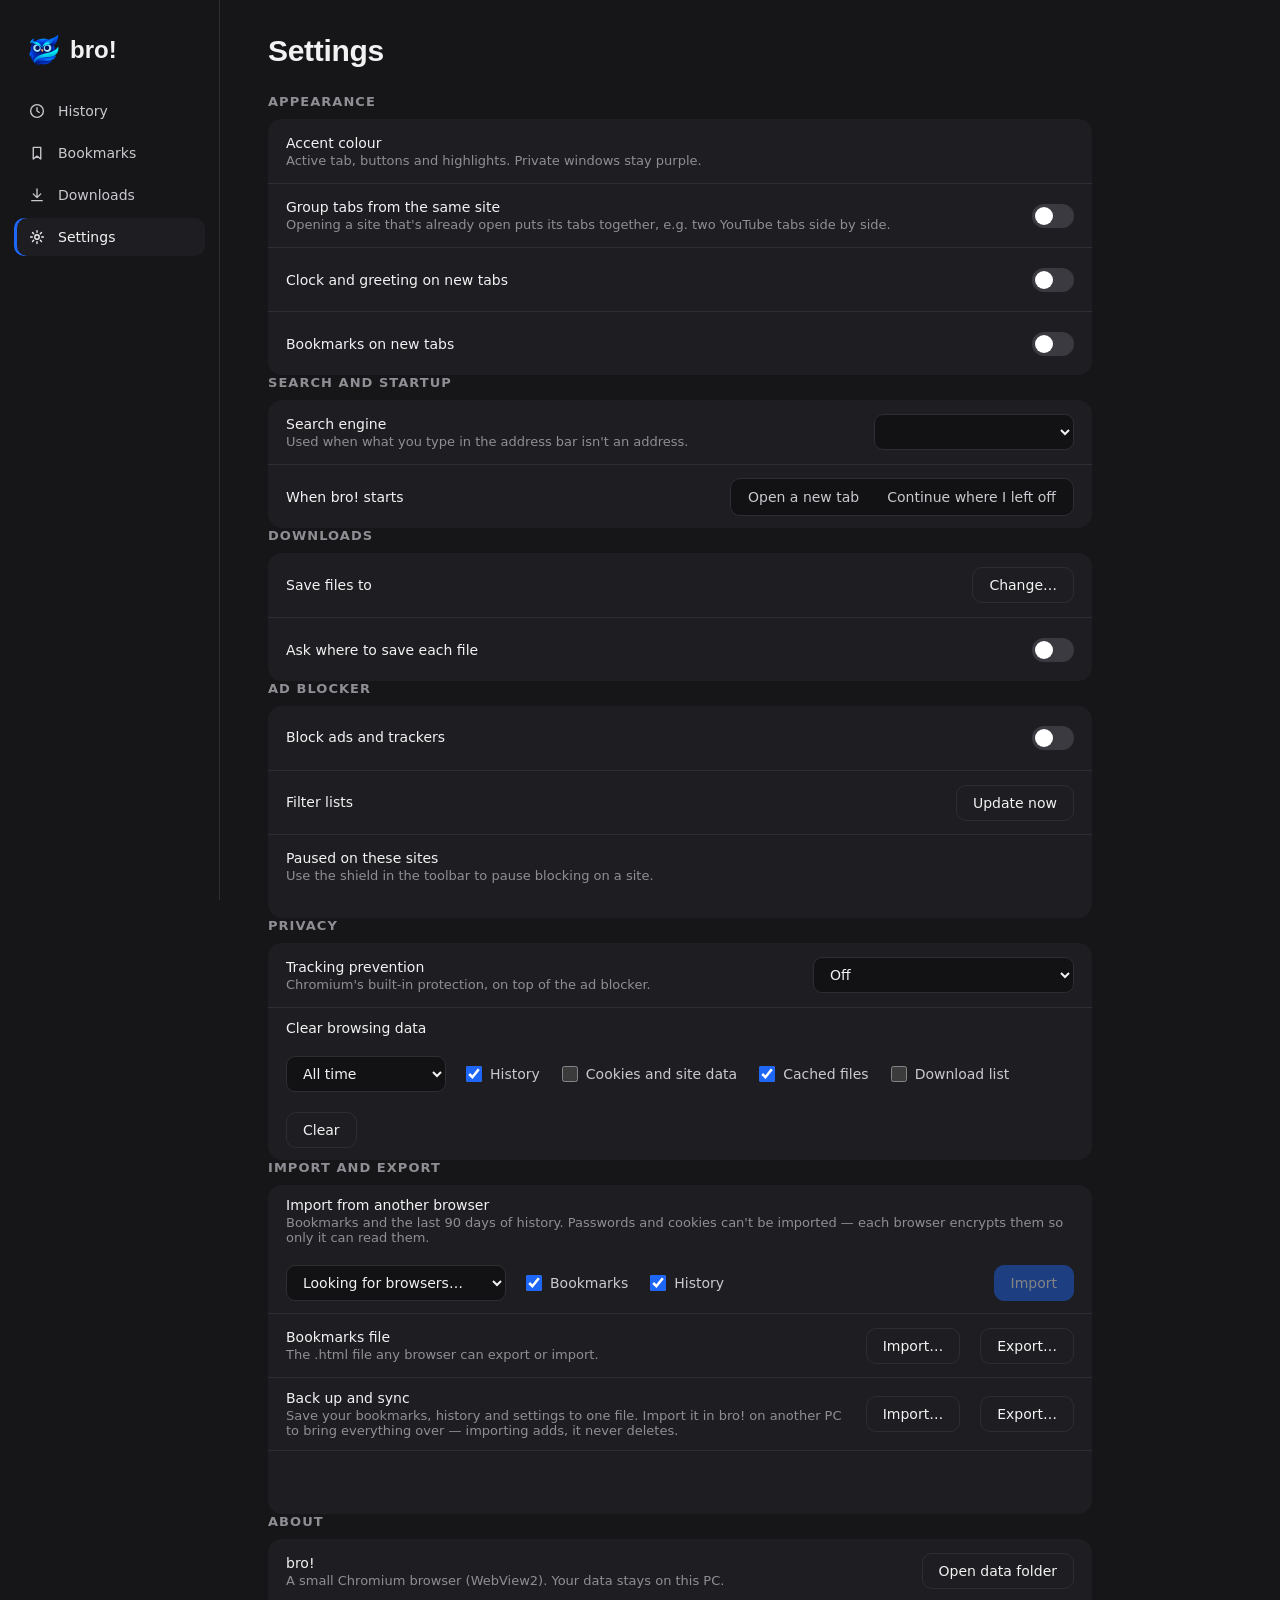
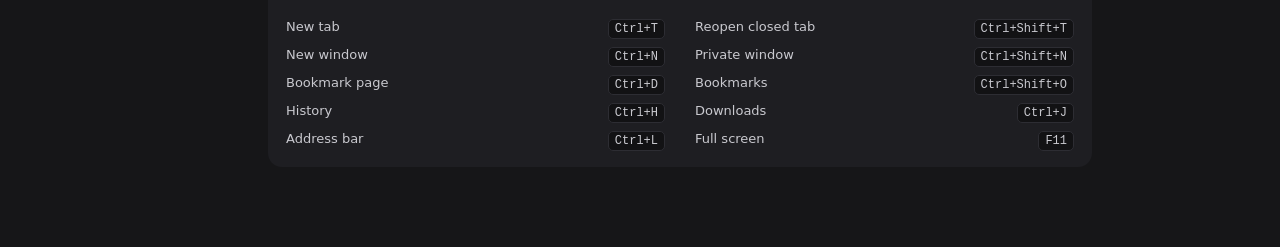
<file: pages/settings.html>
<!doctype html>
<html lang="en">
<head>
  <meta charset="utf-8">
  <title>Settings</title>
  <link rel="stylesheet" href="common.css">
  <style>
    section { scroll-margin-top: 24px; }
    .set { display: flex; align-items: center; gap: 20px; min-height: 64px; padding: 12px 18px; border-top: 1px solid var(--line); }
    .set:first-child { border-top: 0; }
    .set .label { flex: 1; min-width: 0; }
    .set .label b { display: block; font-weight: 500; }
    .set .label small { display: block; margin-top: 2px; color: var(--muted); font-size: 13px; }
    .set select.input { min-width: 200px; }
    .path { color: var(--text-2); font-size: 13px; overflow: hidden; text-overflow: ellipsis; white-space: nowrap; max-width: 380px; }

    .swatches { display: flex; gap: 10px; }
    .swatch { width: 28px; height: 28px; border-radius: 50%; border: 0; padding: 0; outline-offset: 3px; }
    .swatch.on { outline: 2px solid var(--text); }

    .seg { display: inline-flex; padding: 3px; border-radius: 10px; background: var(--input); border: 1px solid var(--line); }
    .seg button { height: 30px; padding: 0 14px; border: 0; border-radius: 7px; background: none; color: var(--text-2); }
    .seg button.on { background: var(--card-hover); color: var(--text); }

    .chips { display: flex; flex-wrap: wrap; gap: 8px; padding: 4px 18px 16px; }
    .chip { display: inline-flex; align-items: center; gap: 6px; height: 30px; padding: 0 6px 0 12px; border-radius: 999px; background: var(--input); border: 1px solid var(--line); font-size: 13px; }
    .chip .icon-btn { width: 22px; height: 22px; }
    .chip .icon-btn svg { width: 14px; height: 14px; }

    .checks { display: flex; flex-wrap: wrap; gap: 8px 22px; }
    .checks label { display: inline-flex; align-items: center; gap: 8px; color: var(--text-2); }
    .checks input { accent-color: var(--accent); width: 16px; height: 16px; margin: 0; }
    .done { color: #6fcf7f; font-size: 13px; }
    kbd { font: 12px ui-monospace, Consolas, monospace; padding: 2px 6px; border-radius: 5px; background: var(--input); border: 1px solid var(--line); }
    .keys { display: grid; grid-template-columns: repeat(2, 1fr); gap: 8px 30px; padding: 16px 18px; color: var(--text-2); font-size: 13px; }
    .keys div { display: flex; justify-content: space-between; gap: 12px; }
  </style>
</head>
<body>
  <nav class="side">
    <div class="brand"><img src="logo.png" alt="">bro!</div>
    <a href="history.html"><svg viewBox="0 0 24 24"><circle cx="12" cy="12" r="8.5"/><path d="M12 7.5V12l3 2"/></svg>History</a>
    <a href="bookmarks.html"><svg viewBox="0 0 24 24"><path d="M7 4.5h10v15.5l-5-3.8-5 3.8z"/></svg>Bookmarks</a>
    <a href="downloads.html"><svg viewBox="0 0 24 24"><path d="M12 4v11M7 10.5l5 5 5-5M5 19.5h14"/></svg>Downloads</a>
    <a href="settings.html"><svg viewBox="0 0 24 24"><circle cx="12" cy="12" r="3"/><path d="M12 3.5v2.2M12 18.3v2.2M3.5 12h2.2M18.3 12h2.2M6 6l1.6 1.6M16.4 16.4L18 18M6 18l1.6-1.6M16.4 7.6L18 6"/></svg>Settings</a>
  </nav>

  <main>
    <div class="head"><h1>Settings</h1></div>

    <section id="appearance">
      <h2>Appearance</h2>
      <div class="list">
        <div class="set">
          <div class="label"><b>Accent colour</b><small>Active tab, buttons and highlights. Private windows stay purple.</small></div>
          <div class="swatches" id="accents"></div>
        </div>
        <div class="set">
          <div class="label"><b>Group tabs from the same site</b><small>Opening a site that's already open puts its tabs together, e.g. two YouTube tabs side by side.</small></div>
          <label class="switch"><input type="checkbox" data-key="groupTabs"><span></span></label>
        </div>
        <div class="set">
          <div class="label"><b>Clock and greeting on new tabs</b></div>
          <label class="switch"><input type="checkbox" data-key="newTabClock"><span></span></label>
        </div>
        <div class="set">
          <div class="label"><b>Bookmarks on new tabs</b></div>
          <label class="switch"><input type="checkbox" data-key="newTabBookmarks"><span></span></label>
        </div>
      </div>
    </section>

    <section id="search">
      <h2>Search and startup</h2>
      <div class="list">
        <div class="set">
          <div class="label"><b>Search engine</b><small>Used when what you type in the address bar isn't an address.</small></div>
          <select class="input" id="engine"></select>
        </div>
        <div class="set">
          <div class="label"><b>When bro! starts</b></div>
          <div class="seg" id="startup">
            <button data-value="newtab">Open a new tab</button>
            <button data-value="restore">Continue where I left off</button>
          </div>
        </div>
      </div>
    </section>

    <section id="downloads">
      <h2>Downloads</h2>
      <div class="list">
        <div class="set">
          <div class="label"><b>Save files to</b><div class="path" id="folder"></div></div>
          <button class="btn" id="pick">Change…</button>
        </div>
        <div class="set">
          <div class="label"><b>Ask where to save each file</b></div>
          <label class="switch"><input type="checkbox" data-key="askWhereToSave"><span></span></label>
        </div>
      </div>
    </section>

    <section id="adblock">
      <h2>Ad blocker</h2>
      <div class="list">
        <div class="set">
          <div class="label"><b>Block ads and trackers</b><small id="ab-status"></small></div>
          <label class="switch"><input type="checkbox" data-key="adBlock"><span></span></label>
        </div>
        <div class="set">
          <div class="label"><b>Filter lists</b><small id="ab-lists"></small></div>
          <button class="btn" id="update">Update now</button>
        </div>
        <div class="set" style="border-bottom:0">
          <div class="label"><b>Paused on these sites</b><small>Use the shield in the toolbar to pause blocking on a site.</small></div>
        </div>
        <div class="chips" id="paused"></div>
      </div>
    </section>

    <section id="privacy">
      <h2>Privacy</h2>
      <div class="list">
        <div class="set">
          <div class="label"><b>Tracking prevention</b><small>Chromium's built-in protection, on top of the ad blocker.</small></div>
          <select class="input" id="tracking">
            <option value="none">Off</option>
            <option value="basic">Basic</option>
            <option value="balanced">Balanced (recommended)</option>
            <option value="strict">Strict — may break some sites</option>
          </select>
        </div>
        <div class="set" style="flex-wrap:wrap">
          <div class="label" style="flex-basis:100%"><b>Clear browsing data</b></div>
          <select class="input" id="range" style="min-width:160px">
            <option value="hour">Last hour</option>
            <option value="day">Last 24 hours</option>
            <option value="week">Last 7 days</option>
            <option value="all" selected>All time</option>
          </select>
          <div class="checks">
            <label><input type="checkbox" id="c-history" checked> History</label>
            <label><input type="checkbox" id="c-cookies"> Cookies and site data</label>
            <label><input type="checkbox" id="c-cache" checked> Cached files</label>
            <label><input type="checkbox" id="c-downloads"> Download list</label>
          </div>
          <span style="flex:1"></span>
          <span class="done" id="cleared" hidden>Cleared</span>
          <button class="btn danger" id="clear">Clear</button>
        </div>
      </div>
    </section>

    <section id="import">
      <h2>Import and export</h2>
      <div class="list">
        <div class="set" style="flex-wrap:wrap">
          <div class="label" style="flex-basis:100%"><b>Import from another browser</b>
            <small>Bookmarks and the last 90 days of history. Passwords and cookies can't be imported — each browser encrypts them so only it can read them.</small></div>
          <select class="input" id="browser" style="min-width:220px"><option>Looking for browsers…</option></select>
          <div class="checks">
            <label><input type="checkbox" id="i-bookmarks" checked> Bookmarks</label>
            <label><input type="checkbox" id="i-history" checked> History</label>
          </div>
          <span style="flex:1"></span>
          <button class="btn primary" id="import-browser" disabled>Import</button>
        </div>
        <div class="set">
          <div class="label"><b>Bookmarks file</b><small>The .html file any browser can export or import.</small></div>
          <button class="btn" id="import-html">Import…</button>
          <button class="btn" id="export-html">Export…</button>
        </div>
        <div class="set">
          <div class="label"><b>Back up and sync</b><small>Save your bookmarks, history and settings to one file. Import it in bro! on another PC to bring everything over — importing adds, it never deletes.</small></div>
          <button class="btn" id="import-data">Import…</button>
          <button class="btn" id="export-data">Export…</button>
        </div>
        <div class="set" id="import-msg" hidden><div class="label"><small id="import-text"></small></div></div>
      </div>
    </section>

    <section id="about">
      <h2>About</h2>
      <div class="list">
        <div class="set">
          <div class="label"><b>bro! <span id="version"></span></b><small>A small Chromium browser (WebView2). Your data stays on this PC.</small></div>
          <button class="btn" id="data">Open data folder</button>
        </div>
        <div class="keys">
          <div>New tab <kbd>Ctrl+T</kbd></div><div>Reopen closed tab <kbd>Ctrl+Shift+T</kbd></div>
          <div>New window <kbd>Ctrl+N</kbd></div><div>Private window <kbd>Ctrl+Shift+N</kbd></div>
          <div>Bookmark page <kbd>Ctrl+D</kbd></div><div>Bookmarks <kbd>Ctrl+Shift+O</kbd></div>
          <div>History <kbd>Ctrl+H</kbd></div><div>Downloads <kbd>Ctrl+J</kbd></div>
          <div>Address bar <kbd>Ctrl+L</kbd></div><div>Full screen <kbd>F11</kbd></div>
        </div>
      </div>
    </section>
  </main>

  <script src="common.js"></script>
  <script>
    const $ = (s) => document.querySelector(s);
    const set = (key, value) => bro.send('setSetting', { key, value });

    bro.on('settings', (m) => {
      const s = m.settings;
      $('#version').textContent = m.version;
      $('#accents').replaceChildren(...s.accents.map((c) => {
        const b = el('button', { class: `swatch ${c === s.accent ? 'on' : ''}`, title: c, onclick: () => set('accent', c) });
        b.style.background = c;
        return b;
      }));
      document.querySelectorAll('input[data-key]').forEach((i) => { i.checked = Boolean(s[i.dataset.key]); });
      $('#engine').replaceChildren(...s.searchEngines.map((e) => el('option', { value: e.id, selected: e.id === s.searchEngine }, e.name)));
      document.querySelectorAll('#startup button').forEach((b) => b.classList.toggle('on', b.dataset.value === s.startup));
      $('#folder').textContent = s.downloadFolder;
      $('#folder').title = s.downloadFolder;
      $('#tracking').value = s.trackingPrevention;
    });

    bro.on('adblock', (m) => {
      $('#ab-status').textContent = m.enabled ? m.status : 'Off';
      $('#ab-lists').textContent = m.lists.join(' + ') + (m.updated ? ` · updated ${m.updated}` : '');
      $('#update').disabled = m.updating;
      $('#update').textContent = m.updating ? 'Updating…' : 'Update now';
      const chips = m.paused.map((site) => el('span', { class: 'chip' }, site,
        iconButton('x', `Resume blocking on ${site}`, () => bro.send('unpauseSite', { site }))));
      $('#paused').replaceChildren(...(chips.length ? chips : [el('span', { class: 'path' }, 'None')]));
    });

    bro.on('cleared', () => {
      $('#cleared').hidden = false;
      $('#clear').disabled = false;
      setTimeout(() => { $('#cleared').hidden = true; }, 2500);
    });

    document.querySelectorAll('input[data-key]').forEach((i) => i.addEventListener('change', () => set(i.dataset.key, i.checked)));
    $('#engine').addEventListener('change', (e) => set('searchEngine', e.target.value));
    $('#tracking').addEventListener('change', (e) => set('trackingPrevention', e.target.value));
    document.querySelectorAll('#startup button').forEach((b) => b.addEventListener('click', () => set('startup', b.dataset.value)));
    $('#pick').addEventListener('click', () => bro.send('pickDownloadFolder'));
    $('#update').addEventListener('click', () => bro.send('updateLists'));
    $('#data').addEventListener('click', () => bro.send('openDataFolder'));
    $('#clear').addEventListener('click', () => {
      $('#clear').disabled = true;
      bro.send('clearData', {
        range: $('#range').value,
        history: $('#c-history').checked, cookies: $('#c-cookies').checked,
        cache: $('#c-cache').checked, downloads: $('#c-downloads').checked,
      });
    });

    // ── import / export ──
    bro.on('browsers', (m) => {
      const sel = $('#browser');
      sel.replaceChildren(...(m.items.length
        ? m.items.map((b) => el('option', { value: b.id }, b.label))
        : [el('option', { value: '' }, 'No other browsers found')]));
      $('#import-browser').disabled = m.items.length === 0;
    });
    bro.on('importResult', (m) => {
      $('#import-msg').hidden = false;
      const t = $('#import-text');
      t.textContent = m.text;
      t.style.color = m.ok ? '#6fcf7f' : 'var(--danger)';
      $('#import-browser').disabled = $('#browser').value === '';
      $('#import-browser').textContent = 'Import';
    });
    $('#import-browser').addEventListener('click', () => {
      const bookmarks = $('#i-bookmarks').checked, history = $('#i-history').checked;
      if (!bookmarks && !history) return;
      $('#import-browser').disabled = true;
      $('#import-browser').textContent = 'Importing…';
      bro.send('importBrowser', { id: $('#browser').value, bookmarks, history });
    });
    $('#import-html').addEventListener('click', () => bro.send('importHtml'));
    $('#export-html').addEventListener('click', () => bro.send('exportHtml'));
    $('#import-data').addEventListener('click', () => bro.send('importData'));
    $('#export-data').addEventListener('click', () => bro.send('exportData'));

    bro.get('settings', 'adblock');
    bro.send('getBrowsers');
  </script>
</body>
</html>
</file>
<file: ui/style.css>
/* Bro — browser interface. Change anything here; the page area follows #viewport automatically. */

:root {
  --bg: #18181b;          /* window */
  --bar: #1e1e21;         /* top toolbar panel */
  --chip: #3a3a3e;        /* inactive tab */
  --chip-hover: #47474c;
  --hover: #2c2c31;       /* icon button hover */
  --text: #f2f2f3;
  --text-2: #d2d2d6;
  --muted: #8e8e95;
  --line: #47474d;        /* address bar outline */
  --accent: #1e66f5;      /* active tab (the owl's blue) */
  --accent-hover: #3a7bff;

  --rail: 48px;           /* width of the tab column */
  --tile: 42px;           /* visible width of a tab */
  --tuck: 12px;           /* how far tabs hide under the page */
  --page-radius: 12px;    /* keep in sync with PageCornerRadius in MainWindow.xaml.cs */

  font-family: "Segoe UI Variable Text", "Segoe UI", system-ui, sans-serif;
  color-scheme: dark;
}

* { box-sizing: border-box; }
html, body { height: 100%; margin: 0; }

body {
  background: var(--bg);
  color: var(--text);
  overflow: hidden;
  user-select: none;
  display: grid;
  grid-template-columns: minmax(0, 1fr) auto var(--rail);
  grid-template-rows: auto minmax(0, 1fr);
}

button {
  font: inherit;
  color: inherit;
  background: none;
  border: 0;
  padding: 0;
  cursor: default;
}

svg {
  width: 24px;
  height: 24px;
  fill: none;
  stroke: currentColor;
  stroke-width: 1.8;
  stroke-linecap: round;
  stroke-linejoin: round;
}
svg.filled { fill: currentColor; stroke: none; }

/* ── page area ─────────────────────────────────────────── */

/* Flush with the left and bottom edges; only the top corners are rounded */
#viewport {
  grid-area: 2 / 1;
  margin: 0;
  border-radius: var(--page-radius) var(--page-radius) 0 0;
  background: #232326;
}

/* ── vertical tabs ─────────────────────────────────────── */

#rail {
  grid-area: 2 / 3;
  position: relative;
  min-height: 0;
  display: flex;
  flex-direction: column;
  align-items: flex-start;
  padding: 12px 0;
}
.rail-main {
  flex: 1;
  min-height: 0;
  display: flex;
  flex-direction: column;
  justify-content: center;
  align-items: flex-start;
}

#tabs {
  display: flex;
  flex-direction: column;
  gap: 14px;
  min-height: 0;
  overflow-y: auto;
  overflow-x: hidden;
  scrollbar-width: none;
  margin-left: calc(-1 * var(--tuck)); /* tabs start under the page, so they look like they slide out of it */
  padding: 2px 0;
}
#tabs::-webkit-scrollbar { display: none; }

/* One tab: the site's icon on a tile. Title shows on hover. */
.chip {
  position: relative;
  flex: none;
  display: grid;
  place-items: center;
  width: calc(var(--tile) + var(--tuck));
  height: 44px;
  padding-left: var(--tuck);
  border-radius: 10px;
  background: var(--chip);
  color: var(--text-2);
  transition: background-color .15s ease, color .15s ease;
}
.chip:hover { background: var(--chip-hover); color: var(--text); }
.chip.active { background: var(--accent); color: #fff; }
.chip.active:hover { background: var(--accent-hover); }

.chip .ico { display: grid; place-items: center; width: 22px; height: 22px; }
.chip .ico svg { width: 22px; height: 22px; stroke-width: 1.6; }
.chip .ico img { width: 18px; height: 18px; border-radius: 4px; }
.chip.loading .ico { animation: pulse 1s ease-in-out infinite; }

@keyframes pulse {
  0%, 100% { opacity: 1; }
  50% { opacity: .3; }
}

/* Close badge: only on the active tab, and only after resting the pointer on it for a moment,
   so a quick click on a tab never lands on it by accident. Middle-click closes any tab. */
.chip .x {
  position: absolute;
  top: 3px;
  right: 3px;
  display: grid;
  visibility: hidden;
  opacity: 0;
  transition: opacity .12s ease, visibility 0s linear .12s;
  place-items: center;
  width: 16px;
  height: 16px;
  border-radius: 50%;
  background: #1f1f22;
  color: var(--text);
}
.chip .x svg { width: 10px; height: 10px; stroke-width: 2; }
.chip.active:hover .x { visibility: visible; opacity: 1; transition: opacity .15s ease .6s, visibility 0s linear .6s; }
.chip .x:hover { background: #c42b1c; color: #fff; }

.new-tab {
  flex: none;
  display: grid;
  place-items: center;
  width: 34px;
  height: 34px;
  margin: 14px 0 0 7px;
  border: 1.5px solid #cfcfd4;
  border-radius: 8px;
  color: var(--text);
  transition: background-color .15s ease;
}
.new-tab:hover { background: var(--hover); }
#bm-toggle { margin-top: 8px; }
#bm-toggle svg { width: 18px; height: 18px; }
body.drawer-open #bm-toggle { background: var(--accent); border-color: var(--accent); color: #fff; }
.new-tab svg { width: 20px; height: 20px; }

/* ── window buttons (top right) ────────────────────────── */

.window-btns {
  display: flex;
  gap: 2px;
  margin-left: 12px;
  padding-left: 12px;
  border-left: 1px solid #333338;
}
.window-btns button {
  display: grid;
  place-items: center;
  width: 30px;
  height: 30px;
  color: var(--muted);
  border-radius: 50%;
  transition: background-color .15s ease, color .15s ease;
}
.window-btns button:hover { background: var(--hover); color: var(--text); }
.window-btns .close:hover { background: #c42b1c; color: #fff; }
.window-btns svg { width: 14px; height: 14px; stroke-width: 1.4; }
#max-btn .i-restore { display: none; }
body.maximized #max-btn .i-max { display: none; }
body.maximized #max-btn .i-restore { display: block; }

/* ── top toolbar ───────────────────────────────────────── */

#bar {
  grid-area: 1 / 1 / 2 / 4;
  display: flex;
  align-items: center;
  height: 52px;
  padding: 0 8px 0 16px;
}

.brand {
  font-family: "Segoe UI Variable Display", "Segoe UI", sans-serif;
  font-size: 21px;
  font-weight: 600;
  letter-spacing: .2px;
  color: var(--text);
  margin-right: 28px;
  display: flex;
  align-items: center;
  gap: 8px;
}
.private-tag {
  display: none;
  padding: 3px 9px;
  border-radius: 999px;
  background: rgba(155, 108, 240, .2);
  color: #d4c2ff;
  font: 600 11px/1.4 "Segoe UI Variable Text", "Segoe UI", sans-serif;
  letter-spacing: .06em;
  text-transform: uppercase;
}
body.private .private-tag { display: inline-block; }
.brand .logo { width: 28px; height: 28px; margin-right: -2px; -webkit-user-drag: none; }
body.private { --bg: #17141c; --bar: #201a29; --chip: #3a3345; --chip-hover: #483f55; --hover: #2d2638; --line: #4b4257; }

.nav { display: flex; gap: 6px; }
.tools { display: flex; gap: 4px; }

.icon-btn {
  display: grid;
  place-items: center;
  width: 36px;
  height: 36px;
  border-radius: 9px;
  color: var(--text);
  transition: background-color .15s ease, opacity .15s ease;
}
.icon-btn:hover:not(:disabled) { background: var(--hover); }
.icon-btn:disabled { opacity: .3; }
.icon-btn svg { width: 21px; height: 21px; }

.icon-btn { position: relative; }

/* Shield: blocked count badge; a slash when paused or off */
#shield .slash { display: none; }
#shield.paused, #shield.off { color: var(--muted); }
#shield.paused .slash, #shield.off .slash { display: block; }
#shield.on svg { color: var(--text); }
#shield .count {
  position: absolute;
  right: -2px;
  bottom: 0;
  min-width: 16px;
  height: 16px;
  padding: 0 4px;
  border-radius: 8px;
  background: var(--accent);
  color: #fff;
  font-size: 10.5px;
  font-weight: 600;
  line-height: 16px;
  text-align: center;
  font-variant-numeric: tabular-nums;
}
#shield .count:empty { display: none; }

/* Downloads: a progress ring while something is downloading */
#downloads .ring {
  position: absolute;
  inset: 0;
  width: 36px;
  height: 36px;
  transform: rotate(-90deg);
  display: none;
}
#downloads .ring circle { fill: none; stroke: var(--accent); stroke-width: 2.2; stroke-dasharray: 0 100; transition: stroke-dasharray .3s ease; }
#downloads.active .ring { display: block; }
#downloads.indeterminate .ring { animation: spin 1s linear infinite; }
#downloads.indeterminate .ring circle { stroke-dasharray: 25 100; }
@keyframes spin { to { transform: rotate(270deg); } }
#downloads.flash svg:first-child { animation: drop .6s ease 2; }
@keyframes drop { 40% { transform: translateY(4px); color: var(--accent); } }

/* Bookmark button: filled in the accent colour when the page is saved */
#bookmark.on { color: var(--accent); }
#bookmark.on svg { fill: currentColor; }
#bookmark.pop svg { animation: pop .3s ease; }
@keyframes pop { 50% { transform: scale(1.25); } }

#reload .i-stop { display: none; }
#reload.is-loading .i-reload { display: none; }
#reload.is-loading .i-stop { display: block; }

.addr {
  flex: 1;
  min-width: 0;
  display: flex;
  align-items: center;
  gap: 10px;
  height: 38px;
  margin: 0 32px 0 24px;
  padding: 0 18px 0 15px;
  border: 1.5px solid var(--line);
  border-radius: 999px;
  cursor: text;
  transition: border-color .15s ease, background-color .15s ease;
}
.addr:hover { border-color: #5a5a61; }
.addr:focus-within { border-color: #85858d; background: #141416; }

.addr-icon { display: grid; place-items: center; flex: none; color: var(--text); }
.addr-icon svg { width: 18px; height: 18px; }
.addr[data-security="insecure"] .addr-icon { color: var(--muted); }
.addr[data-security="search"] .addr-icon { color: var(--muted); }

.addr-field { position: relative; flex: 1; min-width: 0; display: flex; align-items: center; }

#addr-input {
  width: 100%;
  font: inherit;
  font-size: 15px;
  color: var(--text);
  background: none;
  border: 0;
  outline: 0;
  padding: 0;
}
#addr-input::placeholder { color: var(--muted); }
#addr-input::selection { background: #24407a; }

/* Pretty "host / path" shown while you're not editing */
#addr-display {
  position: absolute;
  left: 0;
  right: 0;
  top: 50%;
  transform: translateY(-50%);
  font-size: 15px;
  line-height: 1.3;
  white-space: nowrap;
  overflow: hidden;
  text-overflow: ellipsis;
  pointer-events: none;
}
#addr-display .host { color: var(--text); }
#addr-display .path { color: var(--text-2); }

.addr.has-display:not(:focus-within) #addr-input { color: transparent; }
.addr:focus-within #addr-display,
.addr:not(.has-display) #addr-display { visibility: hidden; }

/* ── tab groups (same site) ────────────────────────────── */

.group {
  display: flex;
  flex-direction: column;
  gap: 6px;
  padding: 5px 5px 5px 0;
  border-radius: 0 12px 12px 0;
  background: hsl(var(--hue) 45% 45% / .18);
  box-shadow: inset -3px 0 0 hsl(var(--hue) 70% 60% / .9);
}

/* Sound badge on a tab: playing, or muted */
.chip .snd {
  position: absolute;
  right: 2px;
  bottom: 2px;
  display: none;
  place-items: center;
  width: 16px;
  height: 16px;
  border-radius: 50%;
  background: #1f1f22;
  color: var(--text);
}
.chip .snd svg { width: 11px; height: 11px; stroke-width: 2; }
.chip.audible .snd, .chip.muted .snd { display: grid; }
.chip.muted .snd { color: #ff8a80; }

/* Dragging tabs */
.chip.dragging { opacity: .85; z-index: 5; box-shadow: 0 8px 20px rgb(0 0 0 / .45); transition: none; }
body.tab-detach .chip.dragging { opacity: .45; outline: 2px dashed var(--accent); }
#drop-line {
  position: absolute;
  left: 4px;
  right: 6px;
  height: 3px;
  border-radius: 2px;
  background: var(--accent);
  pointer-events: none;
}

/* ── sound section (bottom of the rail) ───────────────── */

#sound {
  display: flex;
  flex-direction: column;
  align-items: center;
  gap: 8px;
  width: 100%;
  padding-top: 10px;
  margin-top: 8px;
  border-top: 1px solid #2c2c31;
}
#sound[hidden] { display: none; }
.sound-head { color: var(--muted); display: grid; place-items: center; }
.sound-head svg { width: 18px; height: 18px; }
#sound-tabs { display: flex; flex-direction: column; gap: 6px; }
.snd-chip {
  position: relative;
  display: grid;
  place-items: center;
  width: 34px;
  height: 34px;
  border-radius: 9px;
  background: var(--chip);
  color: var(--text-2);
}
.snd-chip:hover { background: var(--chip-hover); }
.snd-chip.active { box-shadow: inset 0 0 0 2px var(--accent); }
.snd-chip img { width: 16px; height: 16px; border-radius: 3px; }
.snd-chip > svg { width: 18px; height: 18px; }
.snd-chip .bars { position: absolute; right: -3px; bottom: -3px; display: flex; align-items: flex-end; gap: 1.5px;
  height: 12px; padding: 2px 3px; border-radius: 6px; background: var(--accent); }
.snd-chip .bars i { width: 2px; background: #fff; border-radius: 1px; animation: eq 0.9s ease-in-out infinite; }
.snd-chip .bars i:nth-child(2) { animation-delay: -.3s; }
.snd-chip .bars i:nth-child(3) { animation-delay: -.6s; }
@keyframes eq { 0%, 100% { height: 3px; } 50% { height: 8px; } }
.snd-chip.muted .bars { background: #c42b1c; }
.snd-chip.muted .bars i { animation: none; height: 2px; }
@media (prefers-reduced-motion: reduce) { .snd-chip .bars i { animation: none; height: 6px; } }

/* ── dropdowns ─────────────────────────────────────────── */

.popover {
  position: fixed;
  z-index: 20;
  width: 320px;
  padding: 14px;
  border-radius: 14px;
  background: #222226;
  border: 1px solid #36363c;
  box-shadow: 0 14px 40px rgb(0 0 0 / .45);
  color: var(--text);
  font-size: 13.5px;
}
.popover[hidden] { display: none; }
.pop-head { display: flex; align-items: center; gap: 12px; }
.pop-head > svg { width: 26px; height: 26px; color: var(--accent); flex: none; }
.pop-title { flex: 1; min-width: 0; display: grid; }
.pop-title b { font-size: 14.5px; font-weight: 600; }
.pop-title small { color: var(--muted); overflow: hidden; text-overflow: ellipsis; white-space: nowrap; }
.pop-big { margin: 14px 0 8px; font-size: 13px; color: var(--text-2); }
.pop-big b { font-size: 22px; font-weight: 600; color: var(--text); margin-right: 6px; }
.pop-list { max-height: 230px; overflow-y: auto; border-radius: 10px; background: #1a1a1d; }
.pop-list:empty { display: none; }
.pop-list .row { display: flex; justify-content: space-between; gap: 10px; padding: 7px 12px; border-top: 1px solid #2a2a2f; }
.pop-list .row:first-child { border-top: 0; }
.pop-list .row span { overflow: hidden; text-overflow: ellipsis; white-space: nowrap; color: var(--text-2); }
.pop-list .row b { font-weight: 600; color: var(--muted); font-variant-numeric: tabular-nums; }
.pop-foot { display: flex; align-items: center; justify-content: space-between; margin-top: 12px; color: var(--muted); }
.link-btn { color: var(--accent); font-weight: 600; padding: 4px 6px; border-radius: 6px; }
.link-btn:hover { background: var(--hover); }
.primary-btn { padding: 8px 14px; border-radius: 9px; background: var(--accent); color: #fff; font-weight: 600; }

.switch { position: relative; width: 40px; height: 22px; flex: none; }
.switch input { position: absolute; inset: 0; opacity: 0; margin: 0; cursor: pointer; }
.switch span { position: absolute; inset: 0; border-radius: 999px; background: #44444a; transition: background-color .15s ease; pointer-events: none; }
.switch span::after { content: ''; position: absolute; top: 3px; left: 3px; width: 16px; height: 16px; border-radius: 50%; background: #fff; transition: transform .15s ease; }
.switch input:checked + span { background: var(--accent); }
.switch input:checked + span::after { transform: translateX(18px); }

#volume-pop { width: 280px; padding: 12px; }
.pop-tab { display: flex; align-items: center; gap: 10px; width: 100%; padding: 6px 8px; border-radius: 8px; text-align: left; }
.pop-tab:hover { background: var(--hover); }
.pop-tab .ico { display: grid; place-items: center; width: 20px; height: 20px; flex: none; }
.pop-tab .ico img { width: 16px; height: 16px; border-radius: 3px; }
.pop-tab .ico svg { width: 18px; height: 18px; }
#vol-title { overflow: hidden; text-overflow: ellipsis; white-space: nowrap; font-weight: 500; }
.vol-row { display: flex; align-items: center; gap: 10px; margin-top: 8px; }
.vol-row input { flex: 1; accent-color: var(--accent); }
.vol-value { width: 40px; text-align: right; color: var(--text-2); font-variant-numeric: tabular-nums; }
.icon-btn.small { width: 30px; height: 30px; border-radius: 8px; }
.icon-btn.small svg { width: 18px; height: 18px; }
#vol-mute.muted { color: #ff8a80; }

/* ── bookmarks drawer ──────────────────────────────────── */

#drawer {
  grid-area: 2 / 2;
  position: relative;
  z-index: 2; /* tabs tuck under it, like under the page */
  width: 0;
  min-height: 0;
  overflow: hidden;
  display: flex;
  flex-direction: column;
  background: var(--bg);
}
body.drawer-open #drawer { width: 300px; padding: 10px 10px 10px 14px; }
.drawer-head { display: flex; align-items: center; gap: 4px; padding: 2px 0 10px 4px; }
.drawer-head b { flex: 1; font-size: 16px; font-weight: 600; }
.drawer-search {
  height: 34px; padding: 0 12px; margin-bottom: 8px;
  border: 1px solid #333338; border-radius: 9px; outline: 0;
  background: #141416; color: var(--text); font: inherit; font-size: 13.5px;
}
.drawer-search:focus { border-color: var(--accent); }
.drawer-add {
  display: flex; align-items: center; gap: 8px; padding: 8px 10px; margin-bottom: 8px;
  border-radius: 9px; background: #232327; color: var(--text-2); font-size: 13.5px; text-align: left;
}
.drawer-add:hover:not(:disabled) { background: #2c2c31; color: var(--text); }
.drawer-add:disabled { opacity: .5; }
.drawer-add svg { width: 16px; height: 16px; color: var(--accent); }
.drawer-add[hidden] { display: none; }
.drawer-list { flex: 1; min-height: 0; overflow-y: auto; scrollbar-width: thin; padding-bottom: 8px; }
.drawer-hint { margin: 8px 4px 0; color: var(--muted); font-size: 12px; line-height: 1.4; }

.bm-folder { margin-top: 4px; border-radius: 9px; }
.bm-folder.drop { background: color-mix(in srgb, var(--accent) 18%, transparent); }
.bm-folder-head {
  display: flex; align-items: center; gap: 6px; height: 32px; padding: 0 4px 0 6px;
  border-radius: 8px; color: var(--text); font-size: 13.5px; font-weight: 600; cursor: default;
}
.bm-folder-head:hover { background: #26262b; }
.bm-folder-head .chev { width: 14px; height: 14px; color: var(--muted); transition: transform .15s ease; }
.bm-folder.collapsed .chev { transform: rotate(-90deg); }
.bm-folder.collapsed .bm-items { display: none; }
.bm-folder-head .fold { width: 16px; height: 16px; color: var(--accent); }
.bm-folder-head .name { flex: 1; min-width: 0; overflow: hidden; text-overflow: ellipsis; white-space: nowrap; }
.bm-folder-head .count { color: var(--muted); font-weight: 400; font-size: 12px; }
.bm-items { padding-left: 14px; }
.bm-folder.top .bm-items { padding-left: 0; }
.bm-item {
  display: flex; align-items: center; gap: 9px; height: 34px; padding: 0 4px 0 8px;
  border-radius: 8px; color: var(--text-2); font-size: 13.5px;
}
.bm-item:hover { background: #26262b; color: var(--text); }
.bm-item.drop-before { box-shadow: inset 0 2px 0 var(--accent); }
.bm-item.flash { animation: flash 1.6s ease; }
@keyframes flash { 0%, 60% { background: color-mix(in srgb, var(--accent) 30%, transparent); } }
.bm-item .fav { display: grid; place-items: center; width: 18px; height: 18px; flex: none; border-radius: 4px; background: #2e2e34; font-size: 10px; font-weight: 700; color: var(--text-2); }
.bm-item .fav img { width: 16px; height: 16px; border-radius: 3px; }
.bm-item .t { flex: 1; min-width: 0; overflow: hidden; text-overflow: ellipsis; white-space: nowrap; }
.bm-actions { display: flex; opacity: 0; }
.bm-item:hover .bm-actions, .bm-folder-head:hover .bm-actions { opacity: 1; }
.bm-actions button { display: grid; place-items: center; width: 24px; height: 24px; border-radius: 6px; color: var(--muted); }
.bm-actions button:hover { background: #34343a; color: var(--text); }
.bm-actions svg { width: 14px; height: 14px; }
.bm-rename { flex: 1; min-width: 0; height: 26px; padding: 0 8px; border: 1px solid var(--accent); border-radius: 6px; background: #141416; color: var(--text); font: inherit; font-size: 13.5px; outline: 0; }
.bm-empty { padding: 30px 10px; text-align: center; color: var(--muted); font-size: 13px; }
/* Bookmark drag & drop: before / after / combine into a folder */
.bm-item.drop-after { box-shadow: inset 0 -2px 0 var(--accent); }
.bm-item.drop-into { background: color-mix(in srgb, var(--accent) 25%, transparent); box-shadow: inset 0 0 0 1.5px var(--accent); }
.bm-out {
  display: none; margin: 2px 0 6px; padding: 10px; border: 1.5px dashed #4a4a52; border-radius: 9px;
  color: var(--muted); font-size: 12.5px; text-align: center;
}
body.bm-dragging-filed .bm-out { display: block; }
.bm-out.drop { border-color: var(--accent); color: var(--text); background: color-mix(in srgb, var(--accent) 15%, transparent); }

/* Edit a bookmark's name and address */
.bm-item.editing { display: grid; gap: 6px; height: auto; padding: 8px; background: #26262b; }
.bm-field { height: 30px; padding: 0 9px; border: 1px solid #3a3a40; border-radius: 7px; background: #141416; color: var(--text); font: inherit; font-size: 13px; outline: 0; }
.bm-field:focus { border-color: var(--accent); }
.bm-edit-buttons { display: flex; justify-content: flex-end; gap: 6px; }
.bm-edit-buttons button { padding: 5px 12px; border-radius: 7px; background: #34343a; font-size: 12.5px; }
.bm-edit-buttons button.primary { background: var(--accent); color: #fff; }

/* Tabs: the site icon is never a separate drag */
.chip img { -webkit-user-drag: none; pointer-events: none; }
.chip { touch-action: none; }

/* Zoom: shown in the address bar when the page isn't at 100% */
.zoom-btn {
  display: flex; align-items: center; gap: 5px; flex: none;
  height: 26px; padding: 0 9px 0 7px; border-radius: 999px;
  background: #2a2a2f; color: var(--text-2); font-size: 12.5px; font-variant-numeric: tabular-nums;
}
.zoom-btn:hover { background: #34343a; color: var(--text); }
.zoom-btn svg { width: 15px; height: 15px; }
.zoom-btn[hidden] { display: none; }
#zoom-pop { width: auto; padding: 10px; }
.zoom-row { display: flex; align-items: center; gap: 6px; }
.zoom-row .value { width: 54px; text-align: center; font-weight: 600; font-variant-numeric: tabular-nums; }
.zoom-row .reset { margin-left: 6px; padding: 6px 12px; border-radius: 8px; background: #34343a; font-size: 13px; }
.zoom-row .reset:hover { background: var(--accent); color: #fff; }
</file>
<file: pages/common.css>
/* Shared look for Bro's own pages (history, bookmarks, downloads, settings) */

:root {
  color-scheme: dark;
  --accent: #1e66f5;
  --bg: #161618;
  --card: #1e1e22;
  --card-hover: #26262b;
  --line: #2d2d33;
  --input: #121214;
  --text: #f2f2f3;
  --text-2: #c9c9cf;
  --muted: #8e8e95;
  --danger: #e5534b;
  font-family: "Segoe UI Variable Text", "Segoe UI", system-ui, sans-serif;
}

* { box-sizing: border-box; }
html, body { margin: 0; min-height: 100%; }
body {
  background: var(--bg);
  color: var(--text);
  font-size: 14px;
  display: grid;
  grid-template-columns: 220px minmax(0, 1fr);
}
body.private { --bg: #17141c; --card: #201b27; --card-hover: #29222f; --line: #322a3b; }

a { color: inherit; text-decoration: none; }
button, input, select { font: inherit; color: inherit; }
button { cursor: pointer; }

svg { width: 18px; height: 18px; fill: none; stroke: currentColor; stroke-width: 1.8; stroke-linecap: round; stroke-linejoin: round; }
svg.filled { fill: currentColor; stroke: none; }

/* ── sidebar ── */
.side {
  position: sticky; top: 0; height: 100vh;
  padding: 34px 14px;
  display: flex; flex-direction: column; gap: 4px;
  border-right: 1px solid var(--line);
}
.side .brand {
  font-family: "Segoe UI Variable Display", "Segoe UI", sans-serif;
  font-size: 24px; font-weight: 600; padding: 0 14px 22px;
  display: flex; align-items: center; gap: 10px;
}
.side .brand img { width: 32px; height: 32px; }
.side a {
  display: flex; align-items: center; gap: 12px;
  padding: 10px 14px; border-radius: 10px;
  color: var(--text-2);
  transition: background-color .15s ease;
}
.side a:hover { background: var(--card); color: var(--text); }
.side a.current { background: var(--card); color: var(--text); box-shadow: inset 3px 0 0 var(--accent); }

/* ── main column ── */
main { padding: 34px 48px 80px; max-width: 920px; width: 100%; }
.head { display: flex; align-items: center; gap: 16px; margin-bottom: 26px; }
h1 {
  margin: 0; flex: 1;
  font-family: "Segoe UI Variable Display", "Segoe UI", sans-serif;
  font-size: 30px; font-weight: 600; letter-spacing: -.01em;
}
h2 { margin: 34px 0 10px; font-size: 13px; font-weight: 600; letter-spacing: .08em; text-transform: uppercase; color: var(--muted); }
h2:first-child { margin-top: 0; }

.search {
  width: 300px; height: 40px; padding: 0 16px 0 40px;
  border: 1px solid var(--line); border-radius: 999px; outline: 0;
  background: var(--input) url("data:image/svg+xml;utf8,<svg xmlns='http://www.w3.org/2000/svg' viewBox='0 0 24 24' fill='none' stroke='%238e8e95' stroke-width='2' stroke-linecap='round'><circle cx='11' cy='11' r='6.5'/><path d='M16 16l4 4'/></svg>") 14px center / 17px no-repeat;
}
.search:focus { border-color: var(--accent); }

.btn {
  height: 36px; padding: 0 16px; border-radius: 10px;
  border: 1px solid var(--line); background: var(--card);
  transition: background-color .15s ease, border-color .15s ease;
  white-space: nowrap;
}
.btn:hover { background: var(--card-hover); }
.btn.primary { background: var(--accent); border-color: var(--accent); color: #fff; }
.btn.primary:hover { filter: brightness(1.08); }
.btn.danger:hover { border-color: var(--danger); color: var(--danger); }
.btn:disabled { opacity: .45; pointer-events: none; }

.icon-btn {
  display: grid; place-items: center; flex: none;
  width: 32px; height: 32px; padding: 0;
  border: 0; border-radius: 8px; background: none; color: var(--muted);
}
.icon-btn:hover { background: var(--card-hover); color: var(--text); }
.icon-btn.danger:hover { color: var(--danger); }

.list { background: var(--card); border-radius: 14px; overflow: hidden; }
.row {
  display: flex; align-items: center; gap: 14px;
  min-height: 52px; padding: 6px 10px 6px 16px;
  border-top: 1px solid var(--line);
}
.row:first-child { border-top: 0; }
.row:hover { background: var(--card-hover); }
.row .actions { display: flex; gap: 2px; opacity: 0; transition: opacity .1s ease; }
.row:hover .actions, .row:focus-within .actions { opacity: 1; }
.row .main { flex: 1; min-width: 0; display: flex; align-items: baseline; gap: 10px; }
.row .title { overflow: hidden; text-overflow: ellipsis; white-space: nowrap; }
.row a.title:hover { text-decoration: underline; }
.row .sub { color: var(--muted); font-size: 13px; overflow: hidden; text-overflow: ellipsis; white-space: nowrap; flex: none; max-width: 45%; }
.row .time { color: var(--muted); font-size: 13px; width: 52px; flex: none; font-variant-numeric: tabular-nums; }

.site-icon {
  display: grid; place-items: center; flex: none;
  width: 28px; height: 28px; border-radius: 8px;
  background: #2a2a30;
}
.site-icon img { width: 18px; height: 18px; border-radius: 3px; }
.site-icon.letter { background: hsl(var(--hue) 35% 30%); color: hsl(var(--hue) 70% 85%); font-weight: 600; font-size: 13px; }

.empty { padding: 60px 20px; text-align: center; color: var(--muted); }
.empty b { display: block; color: var(--text-2); font-size: 16px; font-weight: 600; margin-bottom: 6px; }

.more { display: block; margin: 18px auto 0; }

/* ── forms ── */
.field { display: grid; gap: 6px; }
.field label { font-size: 12.5px; color: var(--muted); }
.input, select.input {
  height: 36px; padding: 0 12px; border-radius: 9px;
  border: 1px solid var(--line); background: var(--input); outline: 0;
}
.input:focus { border-color: var(--accent); }

/* Toggle switch */
.switch { position: relative; width: 42px; height: 24px; flex: none; }
.switch input { position: absolute; inset: 0; opacity: 0; margin: 0; cursor: pointer; }
.switch span { position: absolute; inset: 0; border-radius: 999px; background: #3a3a40; transition: background-color .15s ease; pointer-events: none; }
.switch span::after {
  content: ''; position: absolute; top: 3px; left: 3px; width: 18px; height: 18px; border-radius: 50%;
  background: #fff; transition: transform .15s ease;
}
.switch input:checked + span { background: var(--accent); }
.switch input:checked + span::after { transform: translateX(18px); }
.switch input:focus-visible + span { outline: 2px solid var(--accent); outline-offset: 2px; }

@media (max-width: 760px) {
  body { grid-template-columns: 1fr; }
  .side { position: static; height: auto; flex-direction: row; flex-wrap: wrap; padding: 16px; border-right: 0; border-bottom: 1px solid var(--line); }
  .side .brand { display: none; }
  main { padding: 24px 18px 60px; }
  .head { flex-wrap: wrap; }
  .search { width: 100%; }
}
</file>
